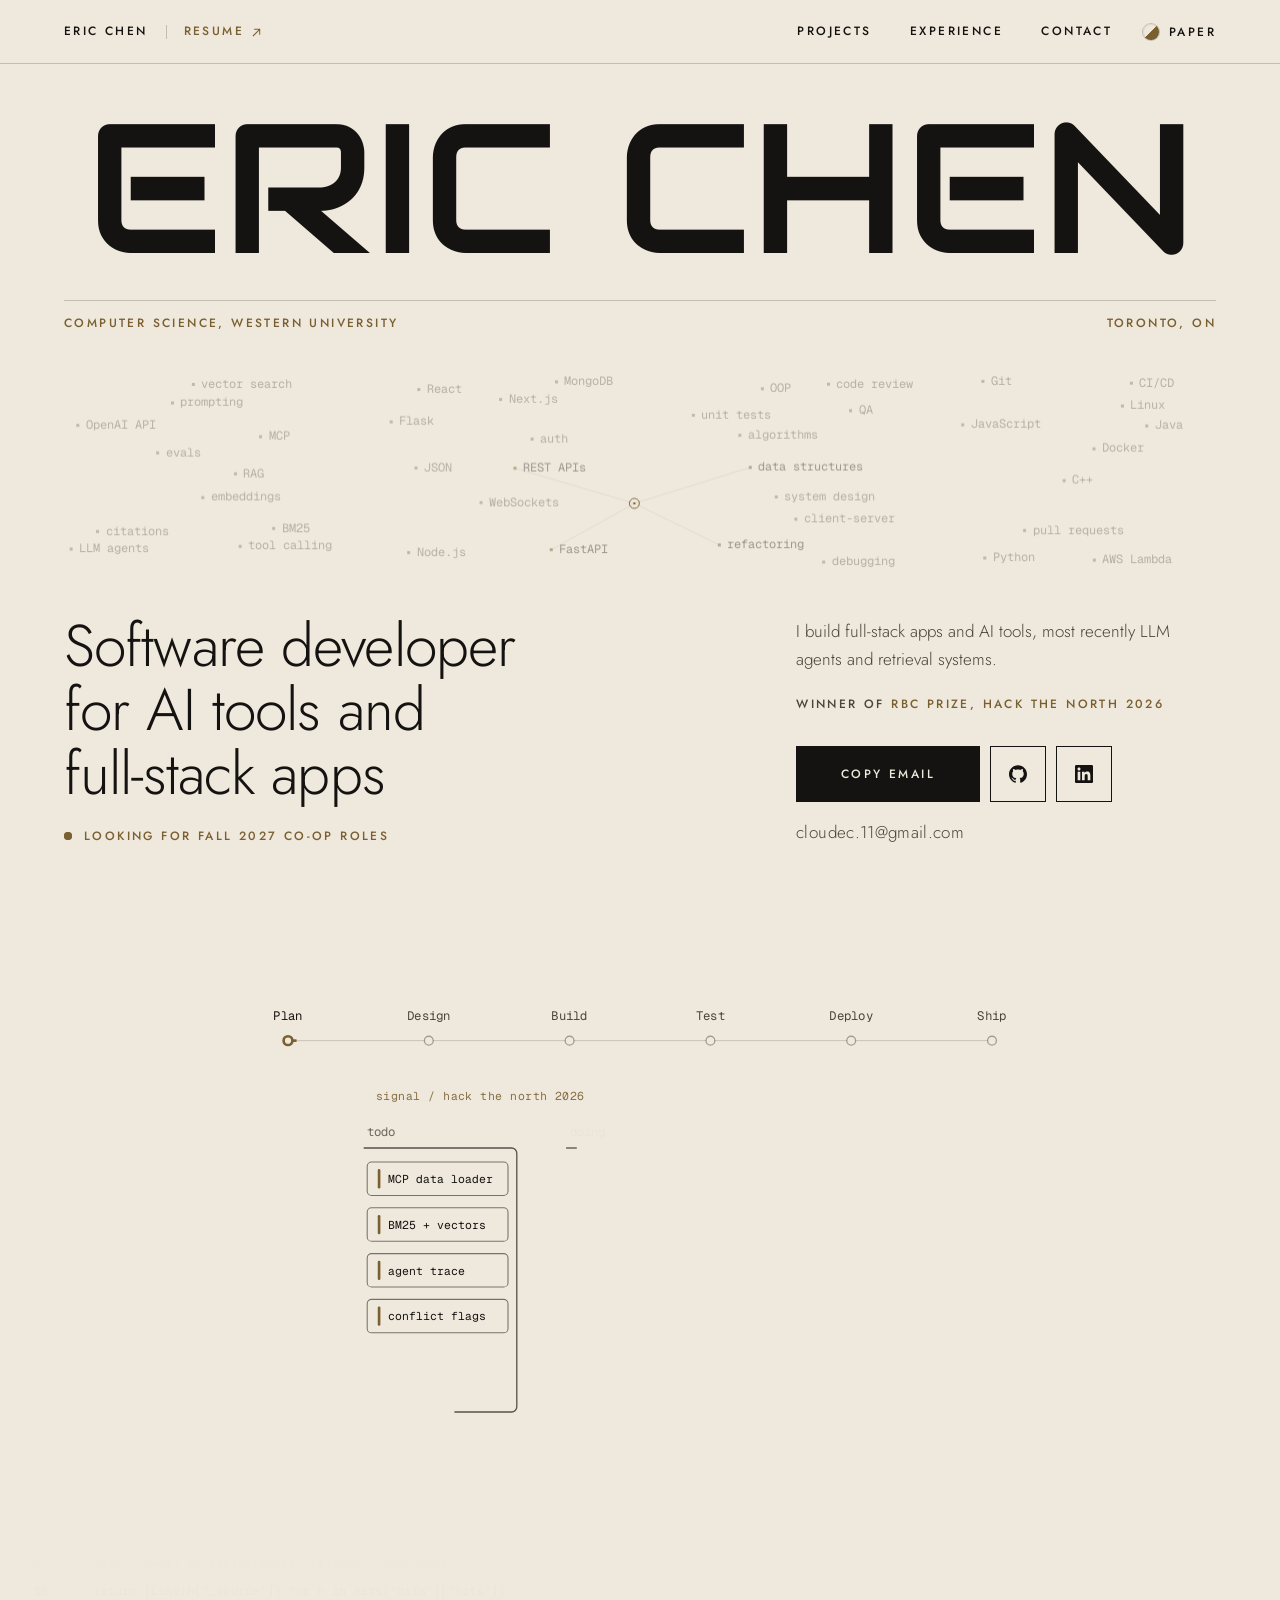
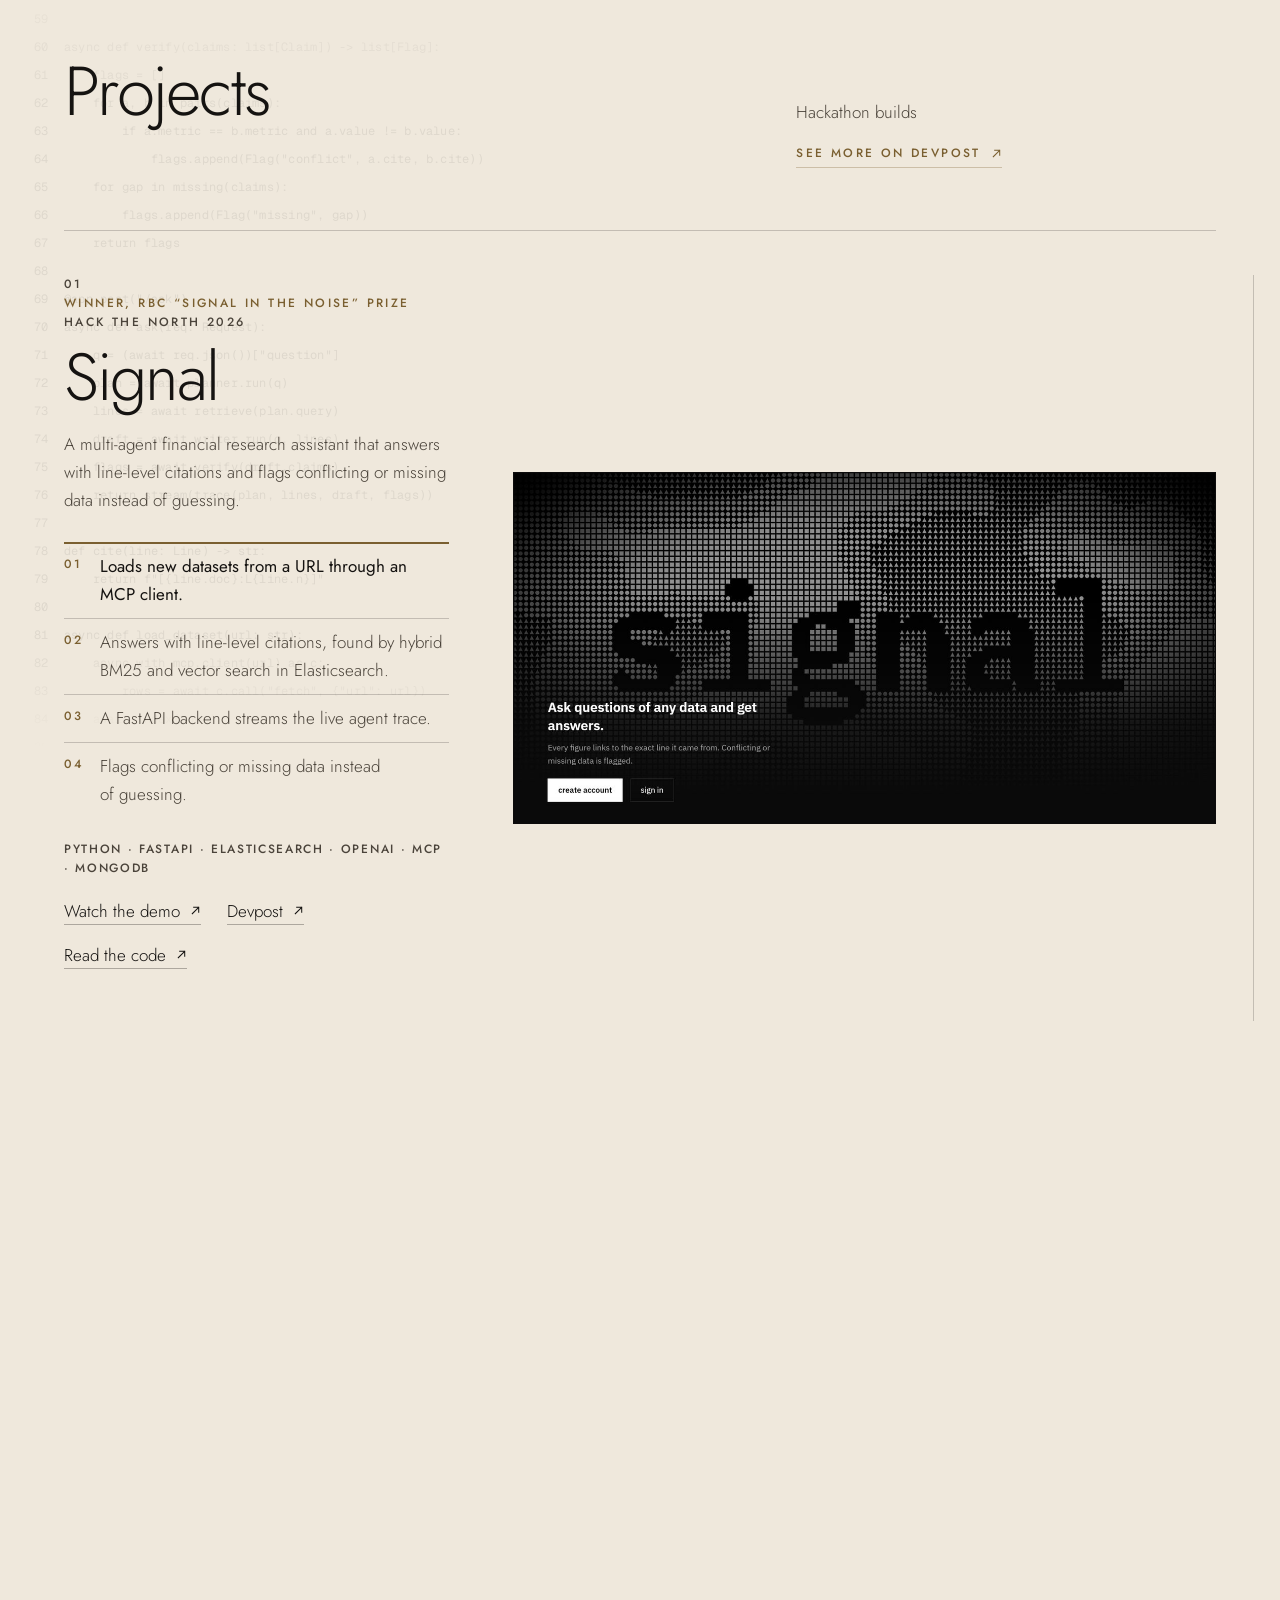
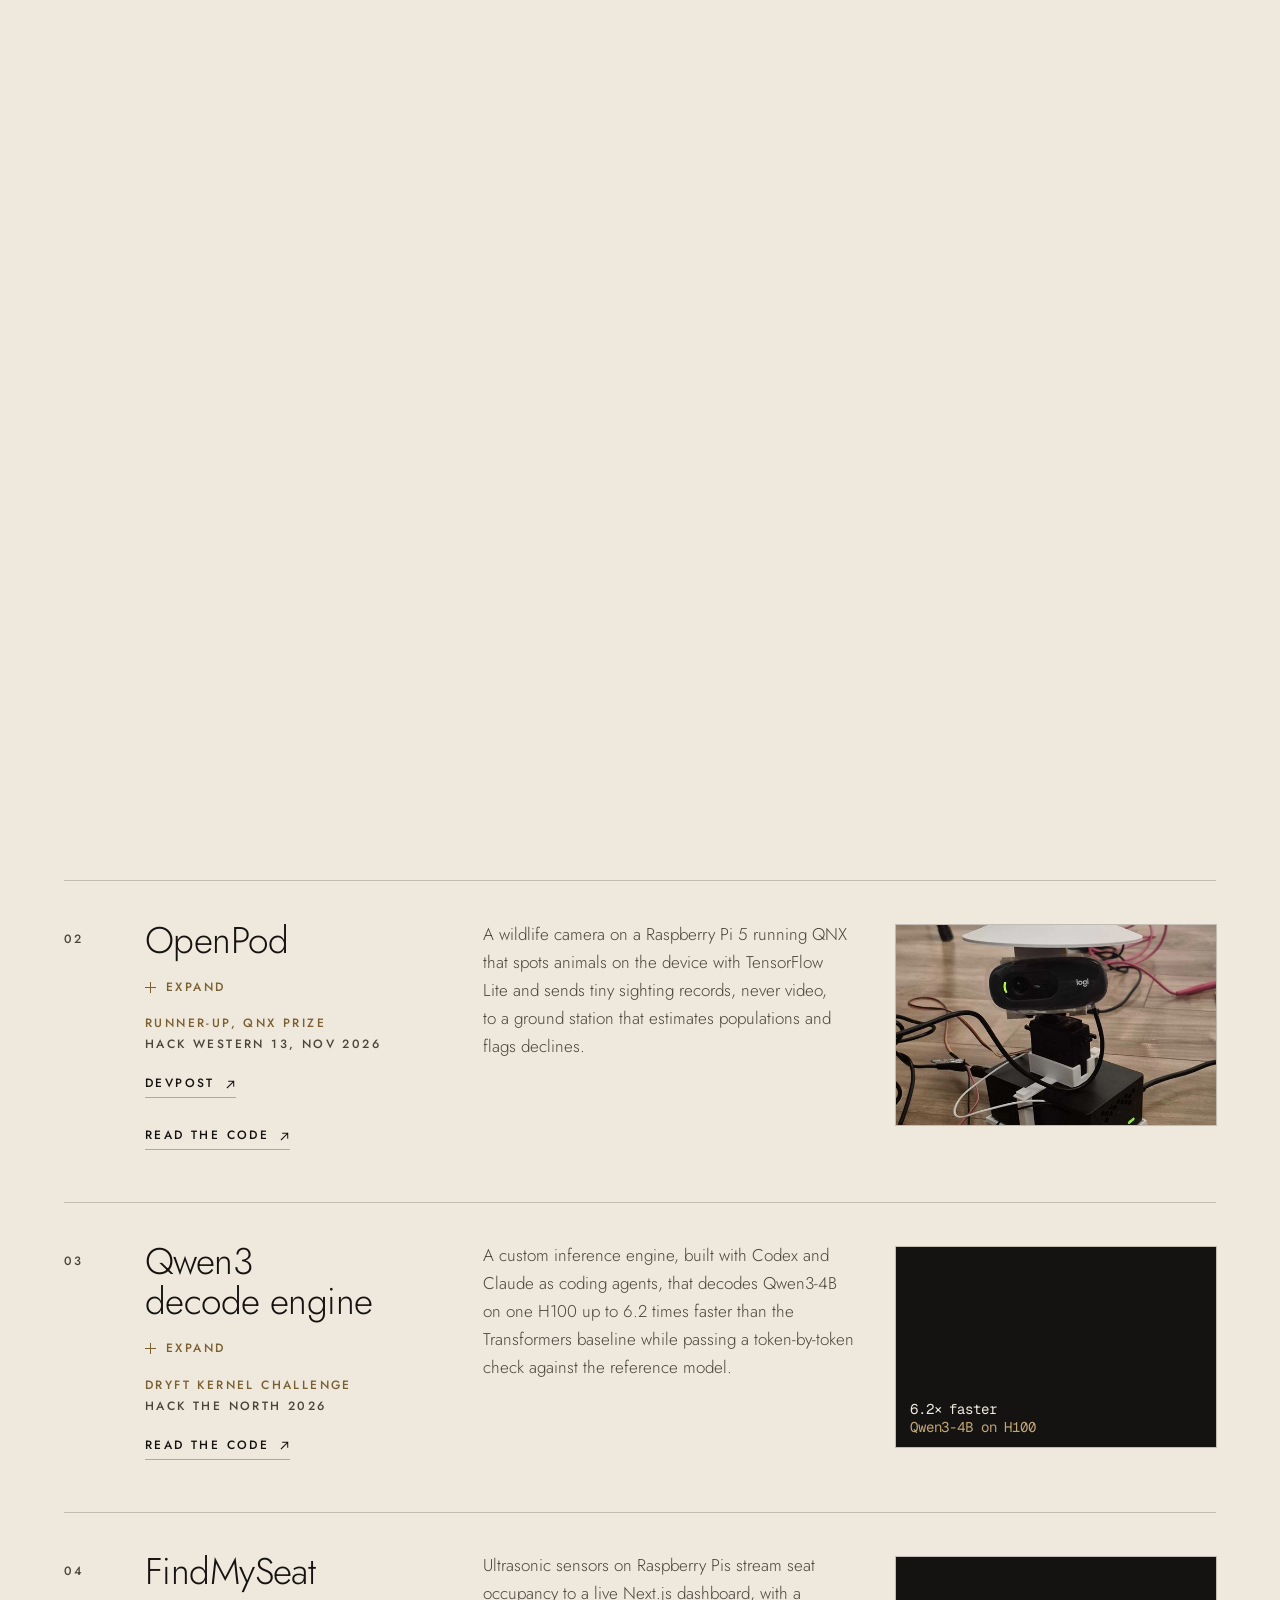
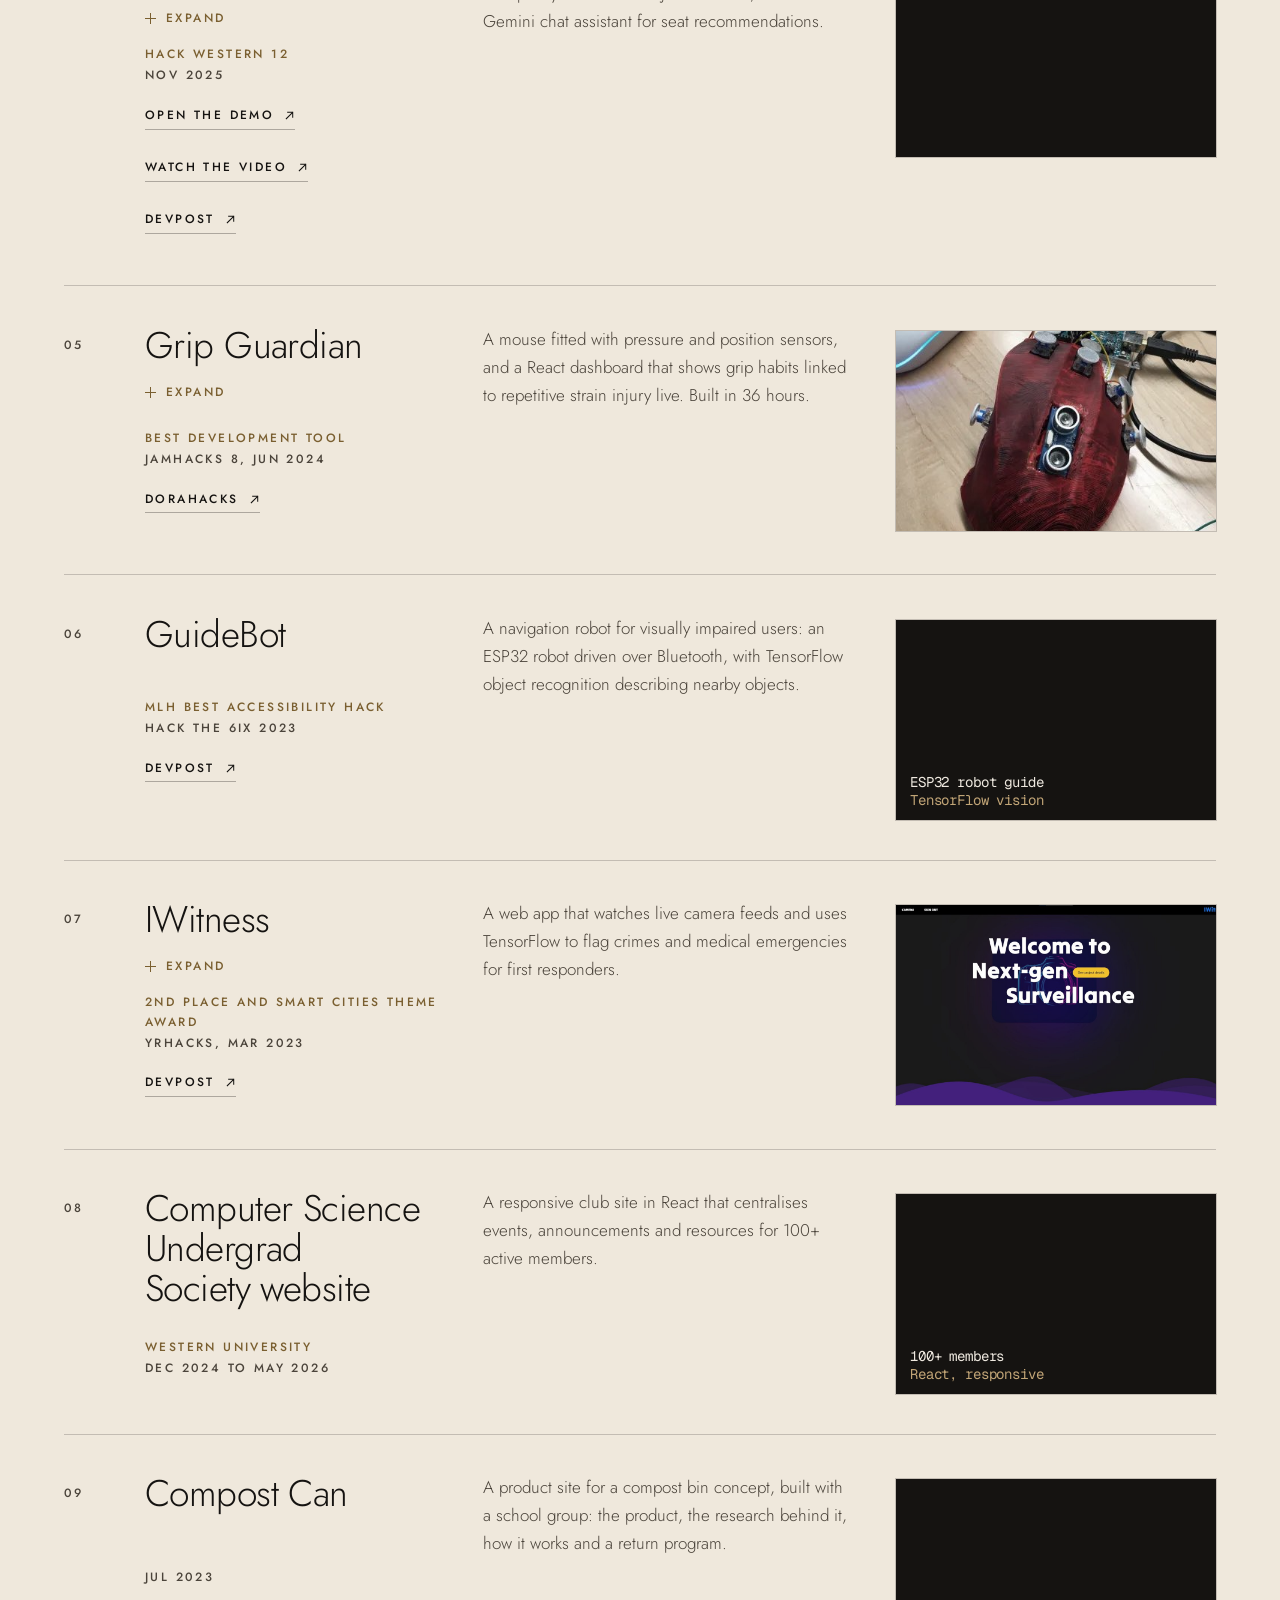
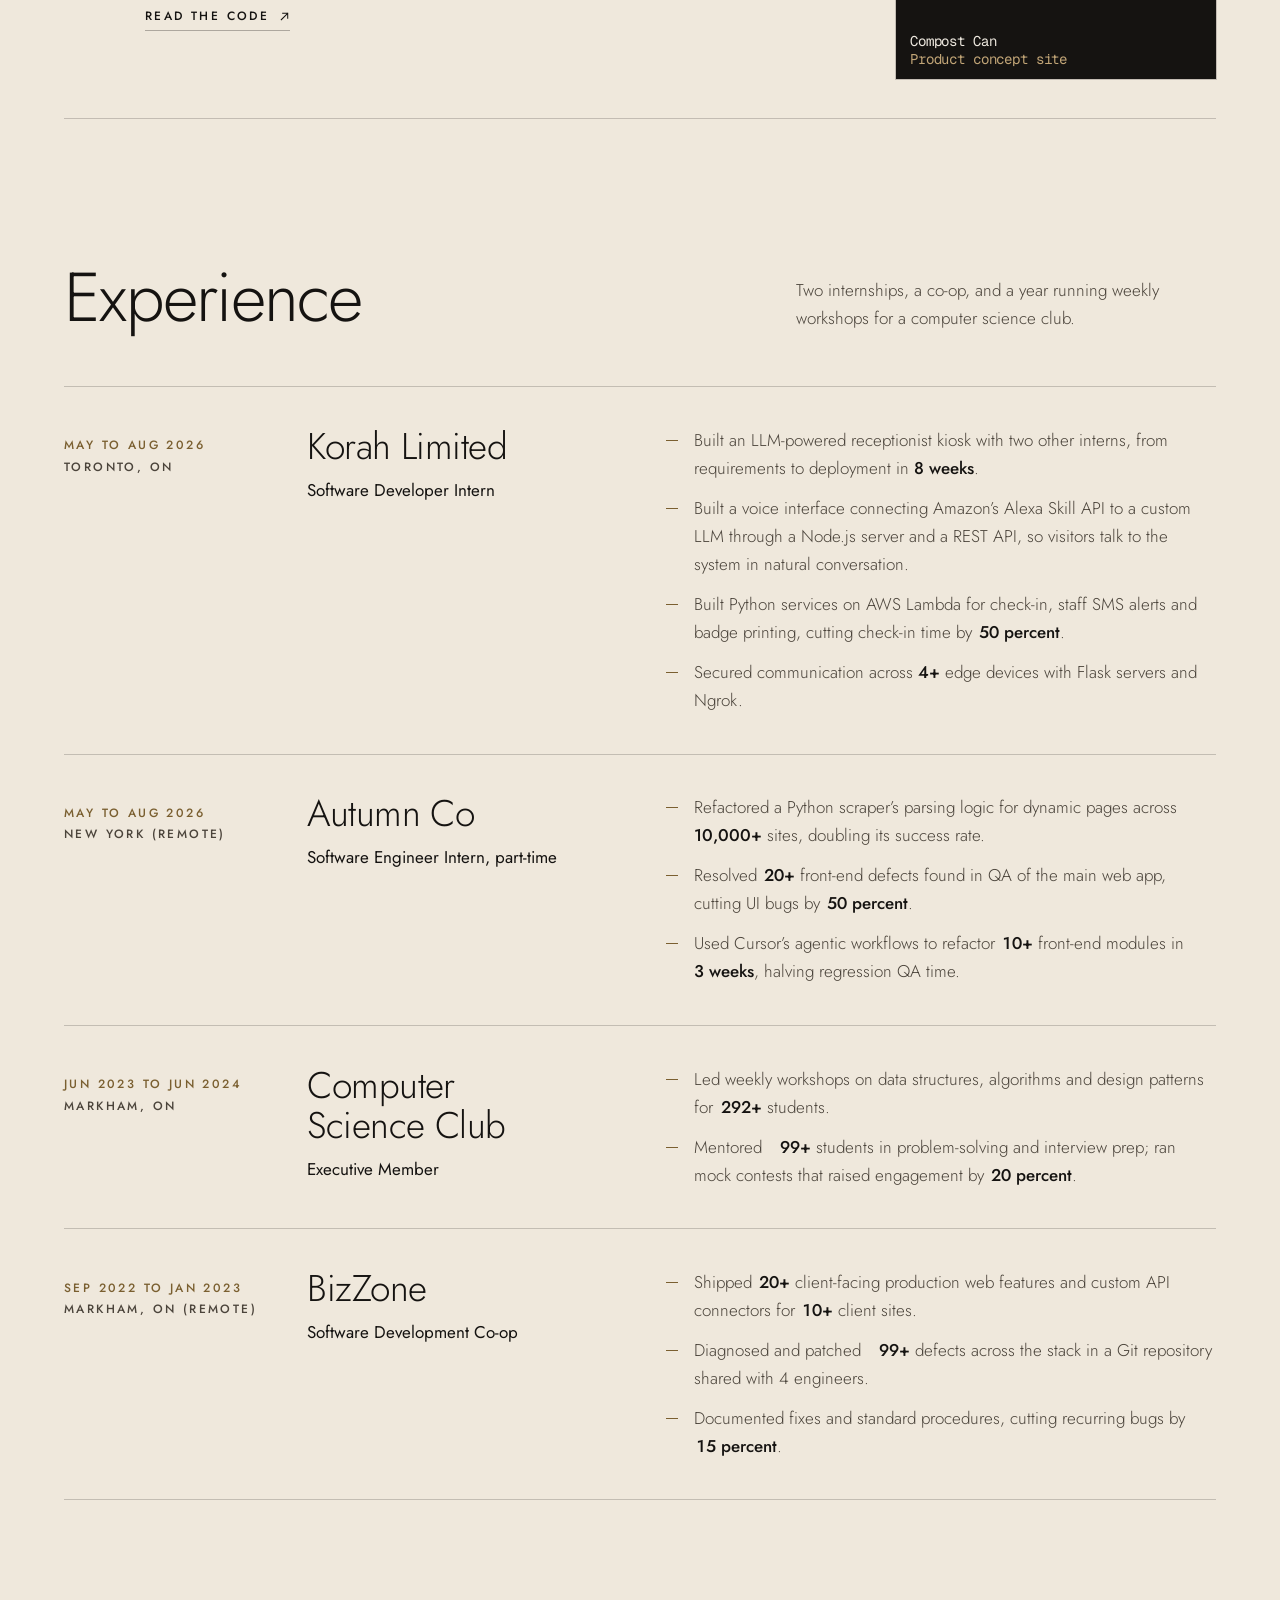
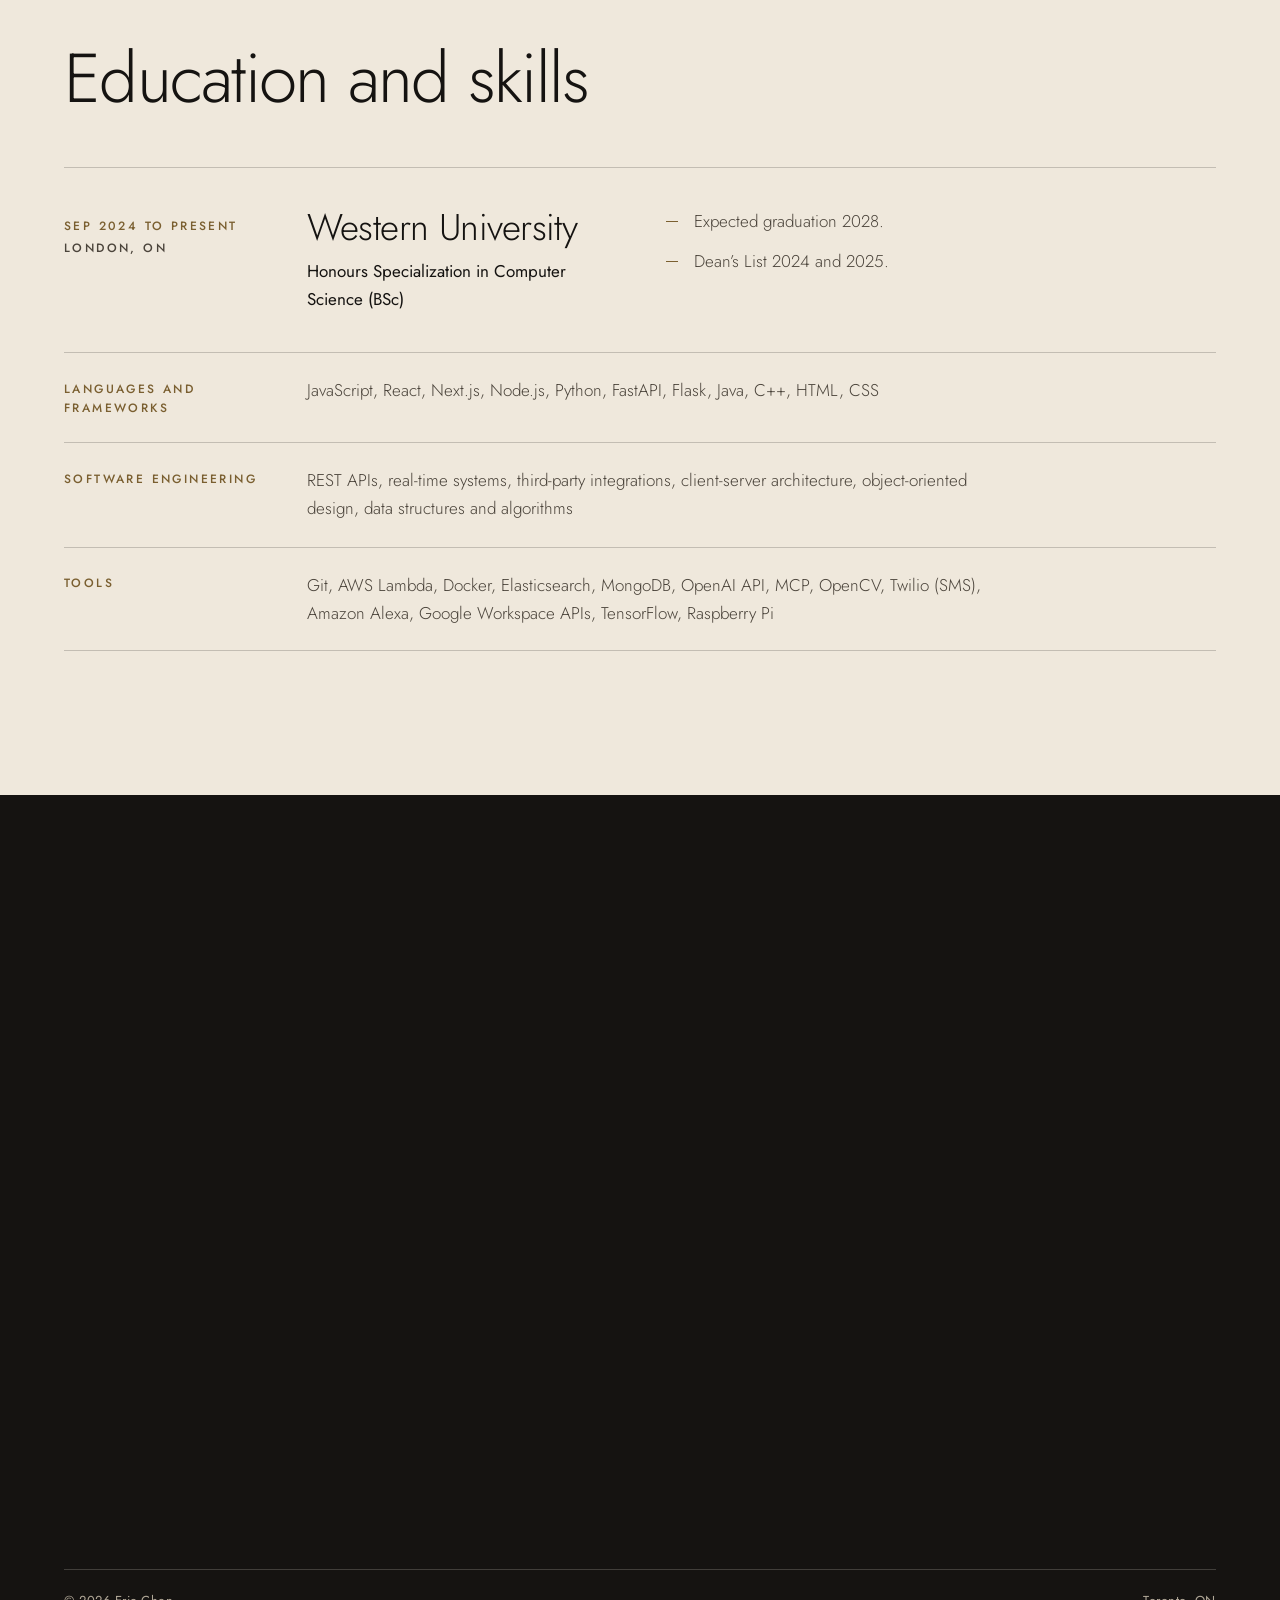
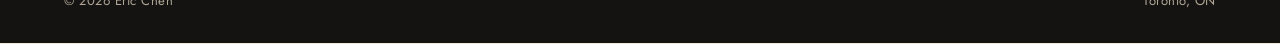
<file: index.html>
<!doctype html>
<html lang="en">
<head>
<meta charset="utf-8">
<meta name="viewport" content="width=device-width, initial-scale=1">
<title>Eric Chen, software developer for AI tools and full-stack apps</title>
<meta name="description" content="Eric Chen is a Computer Science student at Western University who builds full-stack apps and AI tools, most recently LLM agents and retrieval systems. Looking for Fall 2027 co-op roles.">
<meta name="theme-color" content="#efe8dc">
<link rel="canonical" href="https://eric-chen.ca/">
<meta property="og:type" content="website">
<meta property="og:site_name" content="Eric Chen">
<meta property="og:title" content="Eric Chen, software developer for AI tools and full-stack apps">
<meta property="og:description" content="Computer Science at Western University. Full-stack apps, LLM agents and retrieval systems. Looking for Fall 2027 co-op roles.">
<meta property="og:url" content="https://eric-chen.ca/">
<meta property="og:image" content="https://eric-chen.ca/assets/og.png">
<meta property="og:image:width" content="1200">
<meta property="og:image:height" content="630">
<meta property="og:image:alt" content="Eric Chen, software developer for AI tools and full-stack apps. Winner of RBC prize, Hack the North 2026.">
<meta name="twitter:card" content="summary_large_image">
<meta name="twitter:image" content="https://eric-chen.ca/assets/og.png">
<link rel="icon" href="/assets/favicon.svg" type="image/svg+xml">
<link rel="apple-touch-icon" href="/assets/apple-touch-icon.png">
<link rel="preconnect" href="https://fonts.googleapis.com">
<link rel="preconnect" href="https://fonts.gstatic.com" crossorigin>
<link href="https://fonts.googleapis.com/css2?family=Audiowide&family=Geist+Mono:wght@400;500&family=Jost:wght@300;400;500&display=swap" rel="stylesheet">
<link rel="stylesheet" href="assets/site.css">
<link rel="stylesheet" href="assets/hero.css">
<script>(function(){var r=document.documentElement,t=null;try{t=localStorage.getItem('theme')}catch(e){}if(!t&&matchMedia('(prefers-color-scheme: dark)').matches)t='night';if(t){r.dataset.theme=t;var c={paper:'#efe8dc',night:'#12110f',slate:'#eceff2',terminal:'#0a0e0b',blueprint:'#0f2240'}[t];if(c)document.querySelector('meta[name="theme-color"]').content=c}})()</script>
<script>document.documentElement.classList.add('js');if(/[?&]motion=1/.test(location.search))document.documentElement.classList.add('force-motion');setTimeout(function(){if(!window.siteReady)document.documentElement.classList.remove('js')},3000)</script>
</head>
<body id="top">
<a class="skip" href="#main">Skip to content</a>

<svg class="sprite" aria-hidden="true" focusable="false" width="0" height="0">
  <symbol id="i-gh" viewBox="0 0 24 24"><path fill="currentColor" d="M12 .297c-6.63 0-12 5.373-12 12 0 5.303 3.438 9.8 8.205 11.385.6.113.82-.258.82-.577 0-.285-.01-1.04-.015-2.04-3.338.724-4.042-1.61-4.042-1.61C4.422 18.07 3.633 17.7 3.633 17.7c-1.087-.744.084-.729.084-.729 1.205.084 1.838 1.236 1.838 1.236 1.07 1.835 2.809 1.305 3.495.998.108-.776.417-1.305.76-1.605-2.665-.3-5.466-1.332-5.466-5.93 0-1.31.465-2.38 1.235-3.22-.135-.303-.54-1.523.105-3.176 0 0 1.005-.322 3.3 1.23.96-.267 1.98-.399 3-.405 1.02.006 2.04.138 3 .405 2.28-1.552 3.285-1.23 3.285-1.23.645 1.653.24 2.873.12 3.176.765.84 1.23 1.91 1.23 3.22 0 4.61-2.805 5.625-5.475 5.92.42.36.81 1.096.81 2.22 0 1.606-.015 2.896-.015 3.286 0 .315.21.69.825.57C20.565 22.092 24 17.592 24 12.297c0-6.627-5.373-12-12-12"/></symbol>
  <symbol id="i-in" viewBox="0 0 24 24"><path fill="currentColor" d="M20.447 20.452h-3.554v-5.569c0-1.328-.027-3.037-1.852-3.037-1.853 0-2.136 1.445-2.136 2.939v5.667H9.351V9h3.414v1.561h.046c.477-.9 1.637-1.85 3.37-1.85 3.601 0 4.267 2.37 4.267 5.455v6.286zM5.337 7.433c-1.144 0-2.063-.926-2.063-2.065 0-1.138.92-2.063 2.063-2.063 1.14 0 2.064.925 2.064 2.063 0 1.139-.925 2.065-2.064 2.065zm1.782 13.019H3.555V9h3.564v11.452zM22.225 0H1.771C.792 0 0 .774 0 1.729v20.542C0 23.227.792 24 1.771 24h20.451C23.2 24 24 23.227 24 22.271V1.729C24 .774 23.2 0 22.222 0h.003z"/></symbol>
  <symbol id="i-out" viewBox="0 0 12 12"><path d="M2.5 9.5l7-7M4 2.5h5.5V8" fill="none" stroke="currentColor" stroke-width="1.1" stroke-linecap="square"/></symbol>
</svg>

<header class="nav">
  <div class="wrap nav-row">
    <div class="nav-id k">
      <a class="mark" href="#top" aria-label="Eric Chen, back to top">Eric Chen</a>
      <a class="nav-cv" href="assets/Eric-Chen-Resume.pdf" target="_blank" rel="noopener">Resume<svg class="ico" aria-hidden="true"><use href="#i-out"/></svg></a>
    </div>
    <nav aria-label="Sections">
      <ul class="k">
        <li class="nav-wide"><a href="#projects">Projects</a></li>
        <li class="nav-wide"><a href="#experience">Experience</a></li>
        <li><a href="#contact">Contact</a></li>
      </ul>
    </nav>
    <div class="theme" hidden></div>
  </div>
</header>

<main id="main">

<section class="hero" aria-labelledby="hero-title">
  <div class="wrap hero-top">
    <p class="hero-name"><span class="sr-only">Eric Chen</span><span class="w" aria-hidden="true"><i style="--i:0">E</i><i style="--i:1">r</i><i style="--i:2">i</i><i style="--i:3">c</i></span> <span class="w" aria-hidden="true"><i style="--i:4">C</i><i style="--i:5">h</i><i style="--i:6">e</i><i style="--i:7">n</i></span></p>
    <p class="hero-meta k"><span>Computer Science, Western University</span><span>Toronto, ON</span></p>
    <div class="hero-field" aria-hidden="true"><canvas></canvas></div>
  </div>
  <div class="wrap hero-row" data-enter>
    <div class="hero-lead">
      <h1 id="hero-title">Software developer for AI tools and full&#8209;stack apps</h1>
      <p class="hero-status k"><i class="pulse" aria-hidden="true"></i>Looking for Fall 2027 co-op roles</p>
    </div>
    <div class="hero-side">
      <p>I build full-stack apps and AI tools, most recently LLM agents and retrieval systems.</p>
      <p class="fact k"><span>Winner of</span> RBC prize, Hack&nbsp;the&nbsp;North&nbsp;2026</p>
      <div class="hero-actions">
        <a class="btn" href="mailto:cloudec.11@gmail.com" data-magnet data-copy><span>Email Eric</span></a>
        <a class="btn btn-line" href="https://github.com/cloudec11" target="_blank" rel="noopener" data-magnet><svg aria-hidden="true"><use href="#i-gh"/></svg><span class="btn-lbl">GitHub</span></a>
        <a class="btn btn-line" href="https://www.linkedin.com/in/eric-chen11" target="_blank" rel="noopener" data-magnet><svg aria-hidden="true"><use href="#i-in"/></svg><span class="btn-lbl">LinkedIn</span></a>
      </div>
      <p class="hero-more"><span class="hero-mail">cloudec.11@gmail.com</span></p>
    </div>
  </div>
</section>

<section class="sdlc" aria-label="How I take a project from plan to shipped">
  <div class="sdlc-pin">
    <svg class="sdlc-svg" viewBox="0 0 1000 560" role="img" aria-label="How my projects go from plan to shipped: planning Signal at Hack the North, designing the FindMySeat seat map, building the Signal agents, testing every project, deploying for demo day, and a laptop that turns into a dashboard of what has shipped">
      <g class="tl">
      <line class="tl-base" x1="100" y1="78" x2="900" y2="78"/>
      <line class="tl-fill" x1="100" y1="78" x2="900" y2="78" pathLength="1"/>
      <g class="tl-stop" data-i="0"><circle cx="100" cy="78" r="5"/><text x="100" y="54" text-anchor="middle">Plan</text></g>
      <g class="tl-stop" data-i="1"><circle cx="260" cy="78" r="5"/><text x="260" y="54" text-anchor="middle">Design</text></g>
      <g class="tl-stop" data-i="2"><circle cx="420" cy="78" r="5"/><text x="420" y="54" text-anchor="middle">Build</text></g>
      <g class="tl-stop" data-i="3"><circle cx="580" cy="78" r="5"/><text x="580" y="54" text-anchor="middle">Test</text></g>
      <g class="tl-stop" data-i="4"><circle cx="740" cy="78" r="5"/><text x="740" y="54" text-anchor="middle">Deploy</text></g>
      <g class="tl-stop" data-i="5"><circle cx="900" cy="78" r="5"/><text x="900" y="54" text-anchor="middle">Ship</text></g>
      </g>
      <g class="layer" data-r="0 .15">
      <text class="mono cap" x="200" y="146" data-k="fade" data-a="0 .12">signal / hack the north 2026</text>
      <text class="mono soft" x="190" y="186" data-k="fade" data-a="0.00 0.15">todo</text>
      <rect class="ln" x="180" y="200" width="180" height="300" rx="6" pathLength="1" data-k="draw" data-a="0.00 0.25"/>
      <text class="mono soft" x="420" y="186" data-k="fade" data-a="0.06 0.21">doing</text>
      <rect class="ln" x="410" y="200" width="180" height="300" rx="6" pathLength="1" data-k="draw" data-a="0.06 0.31"/>
      <text class="mono soft" x="650" y="186" data-k="fade" data-a="0.12 0.27">done</text>
      <rect class="ln" x="640" y="200" width="180" height="300" rx="6" pathLength="1" data-k="draw" data-a="0.12 0.37"/>
      <g data-k="move" data-dx="460" data-a="0.30 0.52"><rect class="card" x="190" y="216" width="160" height="38" rx="5"/><rect class="bar g" x="202" y="224" width="3" height="22" rx="1.5"/><text class="mono card-t" x="214" y="240">MCP data loader</text></g>
      <g data-k="move" data-dx="460" data-a="0.44 0.66"><rect class="card" x="190" y="268" width="160" height="38" rx="5"/><rect class="bar g" x="202" y="276" width="3" height="22" rx="1.5"/><text class="mono card-t" x="214" y="292">BM25 + vectors</text></g>
      <g data-k="move" data-dx="460" data-a="0.58 0.80"><rect class="card" x="190" y="320" width="160" height="38" rx="5"/><rect class="bar g" x="202" y="328" width="3" height="22" rx="1.5"/><text class="mono card-t" x="214" y="344">agent trace</text></g>
      <g data-k="move" data-dx="460" data-a="0.72 0.94"><rect class="card" x="190" y="372" width="160" height="38" rx="5"/><rect class="bar g" x="202" y="380" width="3" height="22" rx="1.5"/><text class="mono card-t" x="214" y="396">conflict flags</text></g>
      </g>
      <g class="layer" data-r=".15 .30">
      <text class="mono cap" x="200" y="146" data-k="fade" data-a="0 .12">findmyseat / seat map</text>
      <rect class="ln" x="200" y="170" width="600" height="340" rx="6" pathLength="1" data-k="draw" data-a="0 .3"/>
      <line class="ln" x1="200" y1="210" x2="800" y2="210" pathLength="1" data-k="draw" data-a=".2 .4"/>
      <circle class="dot" cx="222" cy="190" r="5" data-k="fade" data-a="0.30 0.40"/>
      <circle class="dot" cx="240" cy="190" r="5" data-k="fade" data-a="0.34 0.44"/>
      <circle class="dot" cx="258" cy="190" r="5" data-k="fade" data-a="0.38 0.48"/>
      <rect class="ln" x="250" y="272" width="100" height="40" rx="6" pathLength="1" data-k="draw" data-a="0.35 0.50"/>
      <circle class="seat on" cx="275" cy="250" r="8" data-k="pop" data-a="0.47 0.55"/>
      <circle class="seat" cx="325" cy="250" r="8" data-k="pop" data-a="0.50 0.58"/>
      <circle class="seat" cx="275" cy="334" r="8" data-k="pop" data-a="0.53 0.61"/>
      <circle class="seat on" cx="325" cy="334" r="8" data-k="pop" data-a="0.56 0.64"/>
      <rect class="ln" x="430" y="272" width="100" height="40" rx="6" pathLength="1" data-k="draw" data-a="0.42 0.57"/>
      <circle class="seat" cx="455" cy="250" r="8" data-k="pop" data-a="0.54 0.62"/>
      <circle class="seat" cx="505" cy="250" r="8" data-k="pop" data-a="0.57 0.65"/>
      <circle class="seat on" cx="455" cy="334" r="8" data-k="pop" data-a="0.60 0.68"/>
      <circle class="seat" cx="505" cy="334" r="8" data-k="pop" data-a="0.63 0.71"/>
      <rect class="ln" x="610" y="272" width="100" height="40" rx="6" pathLength="1" data-k="draw" data-a="0.49 0.64"/>
      <circle class="seat" cx="635" cy="250" r="8" data-k="pop" data-a="0.61 0.69"/>
      <circle class="seat on" cx="685" cy="250" r="8" data-k="pop" data-a="0.64 0.72"/>
      <circle class="seat" cx="635" cy="334" r="8" data-k="pop" data-a="0.67 0.75"/>
      <circle class="seat" cx="685" cy="334" r="8" data-k="pop" data-a="0.70 0.78"/>
      <rect class="ln" x="250" y="402" width="100" height="40" rx="6" pathLength="1" data-k="draw" data-a="0.56 0.71"/>
      <circle class="seat on" cx="275" cy="380" r="8" data-k="pop" data-a="0.68 0.76"/>
      <circle class="seat" cx="325" cy="380" r="8" data-k="pop" data-a="0.71 0.79"/>
      <circle class="seat" cx="275" cy="464" r="8" data-k="pop" data-a="0.74 0.82"/>
      <circle class="seat on" cx="325" cy="464" r="8" data-k="pop" data-a="0.77 0.85"/>
      <rect class="ln" x="430" y="402" width="100" height="40" rx="6" pathLength="1" data-k="draw" data-a="0.63 0.78"/>
      <circle class="seat" cx="455" cy="380" r="8" data-k="pop" data-a="0.75 0.83"/>
      <circle class="seat" cx="505" cy="380" r="8" data-k="pop" data-a="0.78 0.86"/>
      <circle class="seat on" cx="455" cy="464" r="8" data-k="pop" data-a="0.81 0.89"/>
      <circle class="seat" cx="505" cy="464" r="8" data-k="pop" data-a="0.84 0.92"/>
      <rect class="ln" x="610" y="402" width="100" height="40" rx="6" pathLength="1" data-k="draw" data-a="0.70 0.85"/>
      <circle class="seat" cx="635" cy="380" r="8" data-k="pop" data-a="0.82 0.90"/>
      <circle class="seat on" cx="685" cy="380" r="8" data-k="pop" data-a="0.85 0.93"/>
      <circle class="seat" cx="635" cy="464" r="8" data-k="pop" data-a="0.88 0.96"/>
      <circle class="seat" cx="685" cy="464" r="8" data-k="pop" data-a="0.91 0.99"/>
      </g>
      <g class="layer" data-r=".30 .45">
      <text class="mono cap" x="200" y="146" data-k="fade" data-a="0 .12">signal / agents.py</text>
      <rect class="editor" x="200" y="170" width="600" height="340" rx="8" data-k="fade" data-a="0 .12"/>
      <circle class="dot-d" cx="222" cy="190" r="5" data-k="fade" data-a="0 .12"/>
      <circle class="dot-d" cx="240" cy="190" r="5" data-k="fade" data-a="0 .12"/>
      <circle class="dot-d" cx="258" cy="190" r="5" data-k="fade" data-a="0 .12"/>
      <text class="gutter" x="236" y="226" text-anchor="end" data-k="fade" data-a="0.10 0.13">1</text>
      <text class="code-t kw" x="252" y="226" xml:space="preserve" data-k="type" data-t="async def answer(question):" data-a="0.10 0.18"></text>
      <text class="gutter" x="236" y="252" text-anchor="end" data-k="fade" data-a="0.18 0.21">2</text>
      <text class="code-t" x="252" y="252" xml:space="preserve" data-k="type" data-t="    plan = await planner.run(question)" data-a="0.18 0.26"></text>
      <text class="gutter" x="236" y="278" text-anchor="end" data-k="fade" data-a="0.26 0.29">3</text>
      <text class="code-t" x="252" y="278" xml:space="preserve" data-k="type" data-t="    lines = await retrieve(plan, k=12)" data-a="0.26 0.34"></text>
      <text class="gutter" x="236" y="304" text-anchor="end" data-k="fade" data-a="0.34 0.37">4</text>
      <text class="code-t" x="252" y="304" xml:space="preserve" data-k="type" data-t="    draft = await writer.run(question, lines)" data-a="0.34 0.42"></text>
      <text class="gutter" x="236" y="330" text-anchor="end" data-k="fade" data-a="0.42 0.45">5</text>
      <text class="code-t" x="252" y="330" xml:space="preserve" data-k="type" data-t="    flags = verify(draft.claims, lines)" data-a="0.42 0.50"></text>
      <text class="gutter" x="236" y="356" text-anchor="end" data-k="fade" data-a="0.50 0.53">6</text>
      <text class="code-t" x="252" y="356" xml:space="preserve" data-k="type" data-t="    return cite(draft, lines, flags)" data-a="0.50 0.58"></text>
      <text class="gutter" x="236" y="382" text-anchor="end" data-k="fade" data-a="0.58 0.61">7</text>
      <text class="gutter" x="236" y="408" text-anchor="end" data-k="fade" data-a="0.66 0.69">8</text>
      <text class="code-t kw" x="252" y="408" xml:space="preserve" data-k="type" data-t="def verify(claims, lines):" data-a="0.66 0.74"></text>
      <text class="gutter" x="236" y="434" text-anchor="end" data-k="fade" data-a="0.74 0.77">9</text>
      <text class="code-t c" x="252" y="434" xml:space="preserve" data-k="type" data-t="    # flag conflicts instead of guessing" data-a="0.74 0.82"></text>
      <text class="gutter" x="236" y="460" text-anchor="end" data-k="fade" data-a="0.82 0.85">10</text>
      <text class="code-t" x="252" y="460" xml:space="preserve" data-k="type" data-t="    return [c for c in claims if c.conflicts(lines)]" data-a="0.82 0.90"></text>
      </g>
      <g class="layer" data-r=".45 .58">
      <text class="mono cap" x="200" y="146" data-k="fade" data-a="0 .12">pytest / all projects</text>
      <g data-k="pop" data-a="0.08 0.16"><circle class="ck-ring" cx="270" cy="196" r="12"/><text class="mono" x="298" y="201">signal: every claim cites a line</text></g>
      <path class="ck" d="M263 196 l5 5 l10 -10" pathLength="1" data-k="draw" data-a="0.14 0.22"/>
      <g data-k="pop" data-a="0.20 0.28"><circle class="ck-ring" cx="270" cy="242" r="12"/><text class="mono" x="298" y="247">signal: flags conflicting figures</text></g>
      <path class="ck" d="M263 242 l5 5 l10 -10" pathLength="1" data-k="draw" data-a="0.26 0.34"/>
      <g data-k="pop" data-a="0.32 0.40"><circle class="ck-ring" cx="270" cy="288" r="12"/><text class="mono" x="298" y="293">qwen3: tokens match reference</text></g>
      <path class="ck" d="M263 288 l5 5 l10 -10" pathLength="1" data-k="draw" data-a="0.38 0.46"/>
      <g data-k="pop" data-a="0.44 0.52"><circle class="ck-ring" cx="270" cy="334" r="12"/><text class="mono" x="298" y="339">findmyseat: seat stream is live</text></g>
      <path class="ck" d="M263 334 l5 5 l10 -10" pathLength="1" data-k="draw" data-a="0.50 0.58"/>
      <g data-k="pop" data-a="0.56 0.64"><circle class="ck-ring" cx="270" cy="380" r="12"/><text class="mono" x="298" y="385">iwitness: alert fires on a fall</text></g>
      <path class="ck" d="M263 380 l5 5 l10 -10" pathLength="1" data-k="draw" data-a="0.62 0.70"/>
      <g data-k="pop" data-a="0.68 0.76"><circle class="ck-ring" cx="270" cy="426" r="12"/><text class="mono" x="298" y="431">csus: renders at 375px</text></g>
      <path class="ck" d="M263 426 l5 5 l10 -10" pathLength="1" data-k="draw" data-a="0.74 0.82"/>
      <text class="mono gold" x="270" y="490" data-k="fade" data-a=".86 .96">6 passed in 1.8s</text>
      </g>
      <g class="layer" data-r=".58 .70">
      <text class="mono cap" x="200" y="146" data-k="fade" data-a="0 .12">deploy / demo day</text>
      <line class="ln" x1="220" y1="330" x2="780" y2="330" pathLength="1" data-k="draw" data-a="0 .5"/>
      <g data-k="pop" data-a="0.00 0.10"><circle class="node" cx="220" cy="330" r="14"/><text class="mono soft" x="220" y="380" text-anchor="middle">commit</text></g>
      <g data-k="pop" data-a="0.11 0.21"><circle class="node" cx="360" cy="330" r="14"/><text class="mono soft" x="360" y="380" text-anchor="middle">build</text></g>
      <g data-k="pop" data-a="0.22 0.32"><circle class="node" cx="500" cy="330" r="14"/><text class="mono soft" x="500" y="380" text-anchor="middle">test</text></g>
      <g data-k="pop" data-a="0.33 0.43"><circle class="node" cx="640" cy="330" r="14"/><text class="mono soft" x="640" y="380" text-anchor="middle">deploy</text></g>
      <g data-k="pop" data-a="0.44 0.54"><circle class="node" cx="780" cy="330" r="14"/><text class="mono soft" x="780" y="380" text-anchor="middle">demo</text></g>
      <circle class="packet" cx="220" cy="330" r="7" data-k="move" data-dx="560" data-a=".2 .9"/>
      <text class="mono gold" x="780" y="280" text-anchor="middle" data-k="pop" data-a=".88 1">RBC prize, HTN 2026</text>
      </g>
      <g class="layer laptop" data-r=".70 .82">
      <rect class="ln" x="320" y="200" width="360" height="220" rx="10" pathLength="1" data-k="draw" data-a="0 .35"/>
      <rect class="screen" x="332" y="212" width="336" height="196" rx="4" data-k="fade" data-a=".3 .5"/>
      <path class="ln" d="M300 420 H700 L740 452 H260 Z" pathLength="1" data-k="draw" data-a=".15 .5"/>
      <text class="logo" x="500" y="330" text-anchor="middle" data-k="pop" data-a=".5 .75">&lt;/&gt;</text>
      </g>
      <g class="layer" data-r=".82 1" data-final="1">
      <g class="app" data-k="zoom" data-from=".525" data-a="0 .45">
      <rect class="app-win" x="180" y="114" width="640" height="392" rx="10"/>
      <line class="ln soft" x1="180" y1="146" x2="820" y2="146"/>
      <circle class="dot" cx="200" cy="130" r="4"/>
      <circle class="dot" cx="216" cy="130" r="4"/>
      <circle class="dot" cx="232" cy="130" r="4"/>
      <text class="mono soft" x="500" y="135" text-anchor="middle">eric-chen.ca / shipped</text>
      <rect class="side" x="180" y="146" width="130" height="360"/>
      <text class="mono side-t g" x="198" y="180" data-k="fade" data-a="0.40 0.50">Signal</text>
      <text class="mono side-t" x="198" y="210" data-k="fade" data-a="0.44 0.54">Qwen3</text>
      <text class="mono side-t" x="198" y="240" data-k="fade" data-a="0.48 0.58">FindMySeat</text>
      <text class="mono side-t" x="198" y="270" data-k="fade" data-a="0.52 0.62">IWitness</text>
      <text class="mono side-t" x="198" y="300" data-k="fade" data-a="0.56 0.66">Grip Guardian</text>
      <g data-k="pop" data-a="0.45 0.57"><rect class="kpi" x="330" y="164" width="150" height="70" rx="6"/><text class="mono num" x="344" y="200">6.2x</text><text class="mono soft" x="344" y="220">faster decode</text></g>
      <g data-k="pop" data-a="0.52 0.64"><rect class="kpi" x="490" y="164" width="150" height="70" rx="6"/><text class="mono num" x="504" y="200">1st</text><text class="mono soft" x="504" y="220">RBC prize, HTN</text></g>
      <g data-k="pop" data-a="0.59 0.71"><rect class="kpi" x="650" y="164" width="150" height="70" rx="6"/><text class="mono num" x="664" y="200">100+</text><text class="mono soft" x="664" y="220">CSUS members</text></g>
      <rect class="kpi" x="330" y="250" width="470" height="150" rx="6" data-k="fade" data-a=".55 .65"/>
      <text class="mono soft" x="346" y="274" data-k="fade" data-a=".58 .68">tokens/s, Qwen3-4B on one H100</text>
      <polyline class="chart" points="345,385 400,378 450,370 500,350 550,342 600,318 650,306 700,284 760,272 785,262" pathLength="1" data-k="draw" data-a=".6 .85"/>
      <g data-k="pop" data-a="0.70 0.80"><text class="mono" x="330" y="428">signal</text><rect class="bar soft" x="470" y="422" width="220" height="6" rx="3"/><text class="mono gold" x="800" y="428" text-anchor="end">RBC prize</text></g>
      <g data-k="pop" data-a="0.78 0.88"><text class="mono" x="330" y="454">findmyseat</text><rect class="bar soft" x="470" y="448" width="190" height="6" rx="3"/><text class="mono gold" x="800" y="454" text-anchor="end">live demo</text></g>
      <g data-k="pop" data-a="0.86 0.96"><text class="mono" x="330" y="480">iwitness</text><rect class="bar soft" x="470" y="474" width="160" height="6" rx="3"/><text class="mono gold" x="800" y="480" text-anchor="end">2nd place</text></g>
      </g>
      </g>
    </svg>
    <button class="sdlc-replay k" type="button" hidden>Replay</button>
  </div>
</section>

<section class="sec" id="projects" aria-labelledby="projects-title">
  <div class="code-bg" aria-hidden="true"><div class="code-bg-pin"><div class="case-log"></div></div></div>
  <div class="wrap">
    <header class="sec-head" data-reveal>
      <h2 id="projects-title">Projects</h2>
      <p>Hackathon builds</p>
      <a class="tlink k" target="_blank" rel="noopener" href="https://devpost.com/cloudec-11">See more on Devpost<svg class="ico" aria-hidden="true"><use href="#i-out"/></svg></a>
    </header>

    <article class="case" id="signal" aria-labelledby="signal-title" data-case>
      <div class="case-stage">
        <div class="case-rail" aria-hidden="true"><i></i></div>
        <div class="case-text" data-reveal>
          <p class="k case-award"><span class="row-n" aria-hidden="true">01</span><span class="hl">Winner, RBC &ldquo;Signal in the Noise&rdquo; prize</span><span>Hack the North 2026</span></p>
          <h3 id="signal-title" class="case-title">Signal</h3>
          <p class="case-lede">A multi-agent financial research assistant that answers with line-level citations and flags conflicting or missing data instead of guessing.</p>
          <ol class="steps">
            <li data-step="0"><span class="k" aria-hidden="true">01</span><p>Loads new datasets from a URL through an MCP client.</p></li>
            <li data-step="1"><span class="k" aria-hidden="true">02</span><p>Answers with line-level citations, found by hybrid BM25 and vector search in Elasticsearch.</p></li>
            <li data-step="2"><span class="k" aria-hidden="true">03</span><p>A FastAPI backend streams the live agent trace.</p></li>
            <li data-step="3"><span class="k" aria-hidden="true">04</span><p>Flags conflicting or missing data instead of guessing.</p></li>
          </ol>
          <p class="k stack">Python · FastAPI · Elasticsearch · OpenAI · MCP · MongoDB</p>
          <div class="case-links">
            <a class="tlink" target="_blank" rel="noopener" href="https://www.youtube.com/watch?v=uoozwdHRqZA" data-video="uoozwdHRqZA" data-title="Signal demo">Watch the demo<svg class="ico" aria-hidden="true"><use href="#i-out"/></svg></a>
            <a class="tlink" target="_blank" rel="noopener" href="https://devpost.com/software/temp-project-0sp3zv">Devpost<svg class="ico" aria-hidden="true"><use href="#i-out"/></svg></a>
            <a class="tlink" target="_blank" rel="noopener" href="https://github.com/liamma06/searchGM">Read the code<svg class="ico" aria-hidden="true"><use href="#i-out"/></svg></a>
          </div>
        </div>
        <div class="screen" tabindex="0" role="group" aria-label="Signal screenshots" data-reveal>
          <img class="frame f0" src="assets/img/signal-1.jpg" width="1400" height="690" alt="Signal's landing page: ask questions of any data and get answers" loading="lazy" decoding="async">
          <img class="frame f1" src="assets/img/signal-2.jpg" width="1400" height="695" alt="A Signal answer about RBC's quarterly revenue and EPS, with numbered citations and an agent tracker showing planner, retriever, verifier and writer times" loading="lazy" decoding="async">
          <img class="frame f2" src="assets/img/signal-3.jpg" width="850" height="736" alt="Signal's agent graph tracing retrieved lines into an answer, with two conflicting figures marked in red" loading="lazy" decoding="async">
        </div>
      </div>
    </article>

    <div class="rows projects">
      <article class="row proj" data-reveal>
        <span class="k row-n" aria-hidden="true">02</span>
        <h3><button class="proj-toggle" type="button" aria-expanded="false" aria-controls="case-openpod"><span class="proj-name">OpenPod</span><span class="k proj-more" aria-hidden="true"><i class="plus"></i><span class="more-open">Expand</span><span class="more-close">Close</span></span></button></h3>
        <div class="row-body">
          <p>A wildlife camera on a Raspberry Pi 5 running QNX that spots animals on the device with TensorFlow Lite and sends tiny sighting records, never video, to a ground station that estimates populations and flags declines.</p>
        </div>
        <div class="k row-meta">
          <span class="hl">Runner-up, QNX prize</span>
          <span>Hack Western 13, Nov 2026</span>
          <a class="tlink" target="_blank" rel="noopener" href="https://devpost.com/software/pod-81c6ei">Devpost<svg class="ico" aria-hidden="true"><use href="#i-out"/></svg></a>
          <a class="tlink" target="_blank" rel="noopener" href="https://github.com/cloudec11/HackWestern13">Read the code<svg class="ico" aria-hidden="true"><use href="#i-out"/></svg></a>
        </div>
        <div class="thumb" aria-hidden="true"><div class="thumb-in"><img class="tall" src="assets/img/openpod.jpg" width="600" height="805" alt="" loading="lazy" decoding="async"></div></div>
        <div class="proj-case" id="case-openpod">
          <div class="proj-case-in">
            <div class="pc-text"><ol class="steps"><li><button class="pc-step" type="button" data-step="0"><span class="k" aria-hidden="true">01</span><span>A Raspberry Pi 5 on QNX 8.0 runs EfficientDet-Lite0 through QNX's TensorFlow Lite port, about 68 ms per frame.</span></button></li><li><button class="pc-step" type="button" data-step="1"><span class="k" aria-hidden="true">02</span><span>Each stage is its own real-time process under a supervisor that restarts crashes; store-and-forward lost 0 of 45 visits in an outage.</span></button></li><li><button class="pc-step" type="button" data-step="2"><span class="k" aria-hidden="true">03</span><span>The ground station estimates density per zone, runs 1,000 ten-year forecasts and suggests where conservation money cuts extinction risk most.</span></button></li></ol><p class="k stack">QNX 8.0 · Raspberry Pi 5 · C · TensorFlow Lite · Python · SQLite</p></div>
            <div class="pc-screen"><img class="frame frame-contain" src="assets/img/openpod.jpg" width="600" height="805" alt="The OpenPod prototype: a Logitech webcam under a white conical hat, mounted on a servo above a Raspberry Pi 5 case" loading="lazy" decoding="async"><div class="frame frame-type" role="img" aria-label="Under full CPU load at real-time priority: 11.2 frames per second, 150 millisecond p99 latency"><span class="k">Under full CPU load</span><b>11.2 fps, 150 ms p99</b></div><div class="frame frame-type" role="img" aria-label="Each sighting record is about 160 bytes"><span class="k">Per sighting</span><b>~160 bytes, no video</b></div></div>
          </div>
        </div>
      </article>
      <article class="row proj" data-reveal>
        <span class="k row-n" aria-hidden="true">03</span>
        <h3><button class="proj-toggle" type="button" aria-expanded="false" aria-controls="case-qwen"><span class="proj-name">Qwen3 decode engine</span><span class="k proj-more" aria-hidden="true"><i class="plus"></i><span class="more-open">Expand</span><span class="more-close">Close</span></span></button></h3>
        <div class="row-body">
          <p>A custom inference engine, built with Codex and Claude as coding agents, that decodes Qwen3-4B on one H100 up to 6.2 times faster than the Transformers baseline while passing a token-by-token check against the reference model.</p>
        </div>
        <div class="k row-meta">
          <span class="hl">Dryft kernel challenge</span>
          <span>Hack the North 2026</span>
          <a class="tlink" target="_blank" rel="noopener" href="https://github.com/cloudec11/dryft-challenge">Read the code<svg class="ico" aria-hidden="true"><use href="#i-out"/></svg></a>
        </div>
        <div class="thumb" aria-hidden="true"><div class="thumb-in"><div class="thumb-type"><span>6.2&times; faster</span><span>Qwen3-4B on H100</span></div></div></div>
        <div class="proj-case" id="case-qwen">
          <div class="proj-case-in">
            <div class="pc-text"><ol class="steps"><li><button class="pc-step" type="button" data-step="0"><span class="k" aria-hidden="true">01</span><span>Replaced the Transformers decode loop with a custom forward pass, a static KV cache and a CUDA-graphed decode step.</span></button></li><li><button class="pc-step" type="button" data-step="1"><span class="k" aria-hidden="true">02</span><span>Fused Triton kernels read each weight once and fold RMSNorm, the residual add and SwiGLU into the matrix multiply.</span></button></li><li><button class="pc-step" type="button" data-step="2"><span class="k" aria-hidden="true">03</span><span>Each decode step fell from about 25 ms to 3.9 ms, tracked across 25 official runs and 23 engine versions.</span></button></li></ol><p class="k stack">Python · PyTorch · Triton · CUDA graphs · H100 · Codex · Claude</p></div>
            <div class="pc-screen"><div class="frame frame-type" role="img" aria-label="Batch 1: 39.5 to 244.4 tokens per second"><span class="k">Batch 1</span><b>39.5 &rarr; 244.4 tokens/s</b></div><div class="frame frame-type" role="img" aria-label="Batch 16: 582.8 to 2,858.8 tokens per second"><span class="k">Batch 16</span><b>582.8 &rarr; 2,858.8 tokens/s</b></div><div class="frame frame-type" role="img" aria-label="Per token: about 25 milliseconds down to 3.9"><span class="k">Per token</span><b>25 ms &rarr; 3.9 ms</b></div></div>
          </div>
        </div>
      </article>

      <article class="row proj" data-reveal>
        <span class="k row-n" aria-hidden="true">04</span>
        <h3><button class="proj-toggle" type="button" aria-expanded="false" aria-controls="case-findmyseat"><span class="proj-name">FindMySeat</span><span class="k proj-more" aria-hidden="true"><i class="plus"></i><span class="more-open">Expand</span><span class="more-close">Close</span></span></button></h3>
        <div class="row-body">
          <p>Ultrasonic sensors on Raspberry Pis stream seat occupancy to a live Next.js dashboard, with a Gemini chat assistant for seat recommendations.</p>
        </div>
        <div class="k row-meta">
          <span class="hl">Hack Western 12</span>
          <span>Nov 2025</span>
          <a class="tlink" target="_blank" rel="noopener" href="https://findmyseathackwestern.vercel.app">Open the demo<svg class="ico" aria-hidden="true"><use href="#i-out"/></svg></a>
          <a class="tlink" target="_blank" rel="noopener" href="https://www.youtube.com/watch?v=jiRtKiY59do" data-video="jiRtKiY59do" data-title="FindMySeat demo">Watch the video<svg class="ico" aria-hidden="true"><use href="#i-out"/></svg></a>
          <a class="tlink" target="_blank" rel="noopener" href="https://devpost.com/software/findmyseat">Devpost<svg class="ico" aria-hidden="true"><use href="#i-out"/></svg></a>
        </div>
        <div class="thumb" aria-hidden="true"><div class="thumb-in"><img src="assets/img/shot-findmyseat.jpg" width="1120" height="700" alt="" loading="lazy" decoding="async"><img src="assets/img/findmyseat-detail.jpg" width="1387" height="952" alt="" loading="lazy" decoding="async"><img src="assets/img/findmyseat-chat.jpg" width="1120" height="611" alt="" loading="lazy" decoding="async"></div></div>
        <div class="proj-case" id="case-findmyseat">
          <div class="proj-case-in">
            <div class="pc-text"><ol class="steps"><li><button class="pc-step" type="button" data-step="0"><span class="k" aria-hidden="true">01</span><span>Ultrasonic sensors on Raspberry Pis detect which seats are taken.</span></button></li><li><button class="pc-step" type="button" data-step="1"><span class="k" aria-hidden="true">02</span><span>Occupancy streams to a live Next.js dashboard, seat by seat.</span></button></li><li><button class="pc-step" type="button" data-step="2"><span class="k" aria-hidden="true">03</span><span>A Gemini chat assistant recommends where to sit.</span></button></li></ol><p class="k stack">Raspberry Pi · Ultrasonic sensors · Next.js · Gemini</p></div>
            <div class="pc-screen"><img class="frame" src="assets/img/shot-findmyseat.jpg" width="1120" height="700" alt="FindMySeat's occupancy map showing which seats at each table are taken" loading="lazy" decoding="async"><img class="frame" src="assets/img/findmyseat-detail.jpg" width="1387" height="952" alt="A seat's details in FindMySeat: status, popularity score, total hours used and average session time" loading="lazy" decoding="async"><img class="frame" src="assets/img/findmyseat-chat.jpg" width="1120" height="611" alt="FindMySeat's Gemini seat finder assistant recommending open seats beside the occupancy map" loading="lazy" decoding="async"></div>
          </div>
        </div>
      </article>

      <article class="row proj" data-reveal>
        <span class="k row-n" aria-hidden="true">05</span>
        <h3><button class="proj-toggle" type="button" aria-expanded="false" aria-controls="case-gripguardian"><span class="proj-name">Grip Guardian</span><span class="k proj-more" aria-hidden="true"><i class="plus"></i><span class="more-open">Expand</span><span class="more-close">Close</span></span></button></h3>
        <div class="row-body">
          <p>A mouse fitted with pressure and position sensors, and a React dashboard that shows grip habits linked to repetitive strain injury live. Built in 36 hours.</p>
        </div>
        <div class="k row-meta">
          <span class="hl">Best Development Tool</span>
          <span>JAMHacks 8, Jun 2024</span>
          <a class="tlink" target="_blank" rel="noopener" href="https://dorahacks.io/buidl/13396">DoraHacks<svg class="ico" aria-hidden="true"><use href="#i-out"/></svg></a>
        </div>
        <div class="thumb" aria-hidden="true"><div class="thumb-in"><img class="tall" src="assets/img/gripguardian.jpg" width="427" height="570" alt="" loading="lazy" decoding="async"><img src="assets/img/gripguardian-dashboard.jpg" width="1266" height="570" alt="" loading="lazy" decoding="async"></div></div>
        <div class="proj-case" id="case-gripguardian">
          <div class="proj-case-in">
            <div class="pc-text"><ol class="steps"><li><button class="pc-step" type="button" data-step="0"><span class="k" aria-hidden="true">01</span><span>A mouse fitted with pressure and position sensors, wired to a microcontroller.</span></button></li><li><button class="pc-step" type="button" data-step="1"><span class="k" aria-hidden="true">02</span><span>A React dashboard shows grip habits live.</span></button></li><li><button class="pc-step" type="button" data-step="2"><span class="k" aria-hidden="true">03</span><span>Points out habits linked to repetitive strain injury. Built in 36 hours.</span></button></li></ol><p class="k stack">Pressure sensors · Position sensors · Microcontroller · React</p></div>
            <div class="pc-screen"><img class="frame frame-contain" src="assets/img/gripguardian.jpg" width="427" height="570" alt="The Grip Guardian prototype: a mouse shell fitted with sensors and wired to a microcontroller" loading="lazy" decoding="async"><img class="frame" src="assets/img/gripguardian-dashboard.jpg" width="1266" height="570" alt="Grip Guardian's dashboard welcome screen" loading="lazy" decoding="async"><img class="frame" src="assets/img/gripguardian-about.jpg" width="1318" height="570" alt="Grip Guardian's about page explaining how it helps prevent repetitive strain injuries" loading="lazy" decoding="async"></div>
          </div>
        </div>
      </article>

      <article class="row proj proj-plain" data-reveal>
        <span class="k row-n" aria-hidden="true">06</span>
        <h3><span class="proj-name">GuideBot</span></h3>
        <div class="row-body">
          <p>A navigation robot for visually impaired users: an ESP32 robot driven over Bluetooth, with TensorFlow object recognition describing nearby objects.</p>
        </div>
        <div class="k row-meta">
          <span class="hl">MLH Best Accessibility Hack</span>
          <span>Hack the 6ix 2023</span>
          <a class="tlink" target="_blank" rel="noopener" href="https://devpost.com/software/guidebot">Devpost<svg class="ico" aria-hidden="true"><use href="#i-out"/></svg></a>
        </div>
        <div class="thumb" aria-hidden="true"><div class="thumb-in"><div class="thumb-type"><span>ESP32 robot guide</span><span>TensorFlow vision</span></div></div></div>
      </article>

      <article class="row proj" data-reveal>
        <span class="k row-n" aria-hidden="true">07</span>
        <h3><button class="proj-toggle" type="button" aria-expanded="false" aria-controls="case-iwitness"><span class="proj-name">IWitness</span><span class="k proj-more" aria-hidden="true"><i class="plus"></i><span class="more-open">Expand</span><span class="more-close">Close</span></span></button></h3>
        <div class="row-body">
          <p>A web app that watches live camera feeds and uses TensorFlow to flag crimes and medical emergencies for first responders.</p>
        </div>
        <div class="k row-meta">
          <span class="hl">2nd Place and Smart Cities Theme Award</span>
          <span>YRHacks, Mar 2023</span>
          <a class="tlink" target="_blank" rel="noopener" href="https://devpost.com/software/temp-rft3ge">Devpost<svg class="ico" aria-hidden="true"><use href="#i-out"/></svg></a>
        </div>
        <div class="thumb" aria-hidden="true"><div class="thumb-in"><img src="assets/img/shot-iwitness.jpg" width="1120" height="700" alt="" loading="lazy" decoding="async"><img src="assets/img/iwitness-live.jpg" width="1120" height="630" alt="" loading="lazy" decoding="async"><img src="assets/img/iwitness-alert.jpg" width="1400" height="800" alt="" loading="lazy" decoding="async"></div></div>
        <div class="proj-case" id="case-iwitness">
          <div class="proj-case-in">
            <div class="pc-text"><ol class="steps"><li><button class="pc-step" type="button" data-step="0"><span class="k" aria-hidden="true">01</span><span>A web app that watches live camera feeds.</span></button></li><li><button class="pc-step" type="button" data-step="1"><span class="k" aria-hidden="true">02</span><span>TensorFlow flags crimes and medical emergencies in the footage.</span></button></li><li><button class="pc-step" type="button" data-step="2"><span class="k" aria-hidden="true">03</span><span>Each incident is surfaced for first responders.</span></button></li></ol><p class="k stack">TensorFlow · Web app · Live camera feeds</p></div>
            <div class="pc-screen"><img class="frame" src="assets/img/shot-iwitness.jpg" width="1120" height="700" alt="IWitness's home page" loading="lazy" decoding="async"><img class="frame" src="assets/img/iwitness-live.jpg" width="1120" height="630" alt="IWitness watching a live camera feed with tracking points on a person raising a hand" loading="lazy" decoding="async"><img class="frame" src="assets/img/iwitness-alert.jpg" width="1400" height="800" alt="IWitness raising an alert in the browser while tracking a person on a live feed" loading="lazy" decoding="async"></div>
          </div>
        </div>
      </article>

      <article class="row proj proj-plain" data-reveal>
        <span class="k row-n" aria-hidden="true">08</span>
        <h3><span class="proj-name">Computer Science Undergrad Society website</span></h3>
        <div class="row-body">
          <p>A responsive club site in React that centralises events, announcements and resources for 100+ active members.</p>
        </div>
        <div class="k row-meta">
          <span class="hl">Western University</span>
          <span>Dec 2024 to May 2026</span>
        </div>
        <div class="thumb" aria-hidden="true"><div class="thumb-in"><div class="thumb-type"><span>100+ members</span><span>React, responsive</span></div></div></div>
      </article>

      <article class="row proj proj-plain" data-reveal>
        <span class="k row-n" aria-hidden="true">09</span>
        <h3><span class="proj-name">Compost Can</span></h3>
        <div class="row-body">
          <p>A product site for a compost bin concept, built with a school group: the product, the research behind it, how it works and a return program.</p>
        </div>
        <div class="k row-meta">
          <span>Jul 2023</span>
          <a class="tlink" target="_blank" rel="noopener" href="https://github.com/cloudec11/CompostCan">Read the code<svg class="ico" aria-hidden="true"><use href="#i-out"/></svg></a>
        </div>
        <div class="thumb" aria-hidden="true"><div class="thumb-in"><div class="thumb-type"><span>Compost Can</span><span>Product concept site</span></div></div></div>
      </article>
    </div>
  </div>
</section>

<section class="sec" id="experience" aria-labelledby="exp-title">
  <div class="wrap">
    <header class="sec-head" data-reveal>
      <h2 id="exp-title">Experience</h2>
      <p>Two internships, a co-op, and a year running weekly workshops for a computer science club.</p>
    </header>

    <ol class="rows">
      <li class="row role" data-reveal>
        <p class="k row-meta"><span class="hl">May to Aug 2026</span><span>Toronto, ON</span></p>
        <div class="role-id">
          <h3>Korah Limited</h3>
          <p>Software Developer Intern</p>
        </div>
        <ul class="points">
          <li>Built an LLM-powered receptionist kiosk with two other interns, from requirements to deployment in <b>8 weeks</b>.</li>
          <li>Built a voice interface connecting Amazon&rsquo;s Alexa Skill API to a custom LLM through a Node.js server and a REST API, so visitors talk to the system in natural conversation.</li>
          <li>Built Python services on AWS Lambda for check-in, staff SMS alerts and badge printing, cutting check-in time by <b><span class="num" data-n="50">50</span> percent</b>.</li>
          <li>Secured communication across <b>4+</b> edge devices with Flask servers and Ngrok.</li>
        </ul>
      </li>
      <li class="row role" data-reveal>
        <p class="k row-meta"><span class="hl">May to Aug 2026</span><span>New York (remote)</span></p>
        <div class="role-id">
          <h3>Autumn Co</h3>
          <p>Software Engineer Intern, part-time</p>
        </div>
        <ul class="points">
          <li>Refactored a Python scraper&rsquo;s parsing logic for dynamic pages across <b>10,000+</b> sites, doubling its success rate.</li>
          <li>Resolved <b><span class="num" data-n="20">20</span>+</b> front-end defects found in QA of the main web app, cutting UI bugs by <b><span class="num" data-n="50">50</span> percent</b>.</li>
          <li>Used Cursor&rsquo;s agentic workflows to refactor <b><span class="num" data-n="10">10</span>+</b> front-end modules in <b>3 weeks</b>, halving regression QA time.</li>
        </ul>
      </li>
      <li class="row role" data-reveal>
        <p class="k row-meta"><span class="hl">Jun 2023 to Jun 2024</span><span>Markham, ON</span></p>
        <div class="role-id">
          <h3>Computer Science Club</h3>
          <p>Executive Member</p>
        </div>
        <ul class="points">
          <li>Led weekly workshops on data structures, algorithms and design patterns for <b><span class="num" data-n="300">300</span>+</b> students.</li>
          <li>Mentored <b><span class="num" data-n="100">100</span>+</b> students in problem-solving and interview prep; ran mock contests that raised engagement by <b><span class="num" data-n="20">20</span> percent</b>.</li>
        </ul>
      </li>
      <li class="row role" data-reveal>
        <p class="k row-meta"><span class="hl">Sep 2022 to Jan 2023</span><span>Markham, ON (remote)</span></p>
        <div class="role-id">
          <h3>BizZone</h3>
          <p>Software Development Co-op</p>
        </div>
        <ul class="points">
          <li>Shipped <b><span class="num" data-n="20">20</span>+</b> client-facing production web features and custom API connectors for <b><span class="num" data-n="10">10</span>+</b> client sites.</li>
          <li>Diagnosed and patched <b><span class="num" data-n="100">100</span>+</b> defects across the stack in a Git repository shared with 4 engineers.</li>
          <li>Documented fixes and standard procedures, cutting recurring bugs by <b><span class="num" data-n="15">15</span> percent</b>.</li>
        </ul>
      </li>
    </ol>
  </div>
</section>

<section class="sec" id="education" aria-labelledby="edu-title">
  <div class="wrap">
    <header class="sec-head" data-reveal>
      <h2 id="edu-title">Education and skills</h2>
    </header>
    <div class="rows">
      <div class="row role" data-reveal>
        <p class="k row-meta"><span class="hl">Sep 2024 to present</span><span>London, ON</span></p>
        <div class="role-id">
          <h3>Western University</h3>
          <p>Honours Specialization in Computer Science (BSc)</p>
        </div>
        <ul class="points"><li>Expected graduation 2028.</li><li>Dean&rsquo;s List 2024 and 2025.</li></ul>
      </div>
      <dl class="skills">
        <div class="row" data-reveal><dt class="k">Languages and frameworks</dt><dd>JavaScript, React, Next.js, Node.js, Python, FastAPI, Flask, Java, C++, HTML, CSS</dd></div>
        <div class="row" data-reveal><dt class="k">Software engineering</dt><dd>REST APIs, real-time systems, third-party integrations, client-server architecture, object-oriented design, data structures and algorithms</dd></div>
        <div class="row" data-reveal><dt class="k">Tools</dt><dd>Git, AWS Lambda, Docker, Elasticsearch, MongoDB, OpenAI API, MCP, OpenCV, Twilio (SMS), Amazon Alexa, Google Workspace APIs, TensorFlow, Raspberry Pi</dd></div>
      </dl>
    </div>
  </div>
</section>

</main>

<footer class="foot" id="contact" aria-labelledby="foot-title">
  <div class="wrap">
    <div class="foot-grid">
      <div class="foot-lead" data-reveal>
        <h2 id="foot-title">Open to Fall 2027 co&#8209;op roles.</h2>
        <div class="foot-cta">
          <a class="btn btn-light" href="mailto:cloudec.11@gmail.com" data-magnet data-copy><span>Email Eric</span></a>
          <span class="foot-mail">cloudec.11@gmail.com</span>
        </div>
      </div>
      <ul class="foot-links" data-reveal>
        <li><a href="assets/Eric-Chen-Resume.pdf" target="_blank" rel="noopener"><span>Resume</span><svg class="ico" aria-hidden="true"><use href="#i-out"/></svg></a></li>
        <li><a target="_blank" rel="noopener" href="https://www.linkedin.com/in/eric-chen11"><span>LinkedIn</span><svg class="ico" aria-hidden="true"><use href="#i-out"/></svg></a></li>
        <li><a target="_blank" rel="noopener" href="https://github.com/cloudec11"><span>GitHub</span><svg class="ico" aria-hidden="true"><use href="#i-out"/></svg></a></li>
        <li><a target="_blank" rel="noopener" href="https://devpost.com/cloudec-11"><span>Devpost</span><svg class="ico" aria-hidden="true"><use href="#i-out"/></svg></a></li>
      </ul>
    </div>
    <p class="foot-name" aria-hidden="true"><span class="w"><i style="--i:0">E</i><i style="--i:1">r</i><i style="--i:2">i</i><i style="--i:3">c</i></span> <span class="w"><i style="--i:5">C</i><i style="--i:6">h</i><i style="--i:7">e</i><i style="--i:8">n</i></span></p>
    <div class="foot-base">
      <span>&copy; 2026 Eric Chen</span>
      <span>Toronto, ON</span>
    </div>
  </div>
</footer>

<dialog class="film" aria-label="Project demo video">
  <div class="film-box">
    <div class="film-bar"><p class="k film-title"></p><button class="film-close k" type="button">Close</button></div>
    <div class="film-frame"></div>
  </div>
</dialog>
<p class="sr-only" role="status" aria-live="polite" id="copy-status"></p>
<script src="assets/theme.js" defer></script>
<script src="assets/site.js" defer></script>
<script src="assets/hero.js" defer></script>
<script src="assets/field.js" defer></script>
<script src="assets/sdlc.js" defer></script>
</body>
</html>
</file>
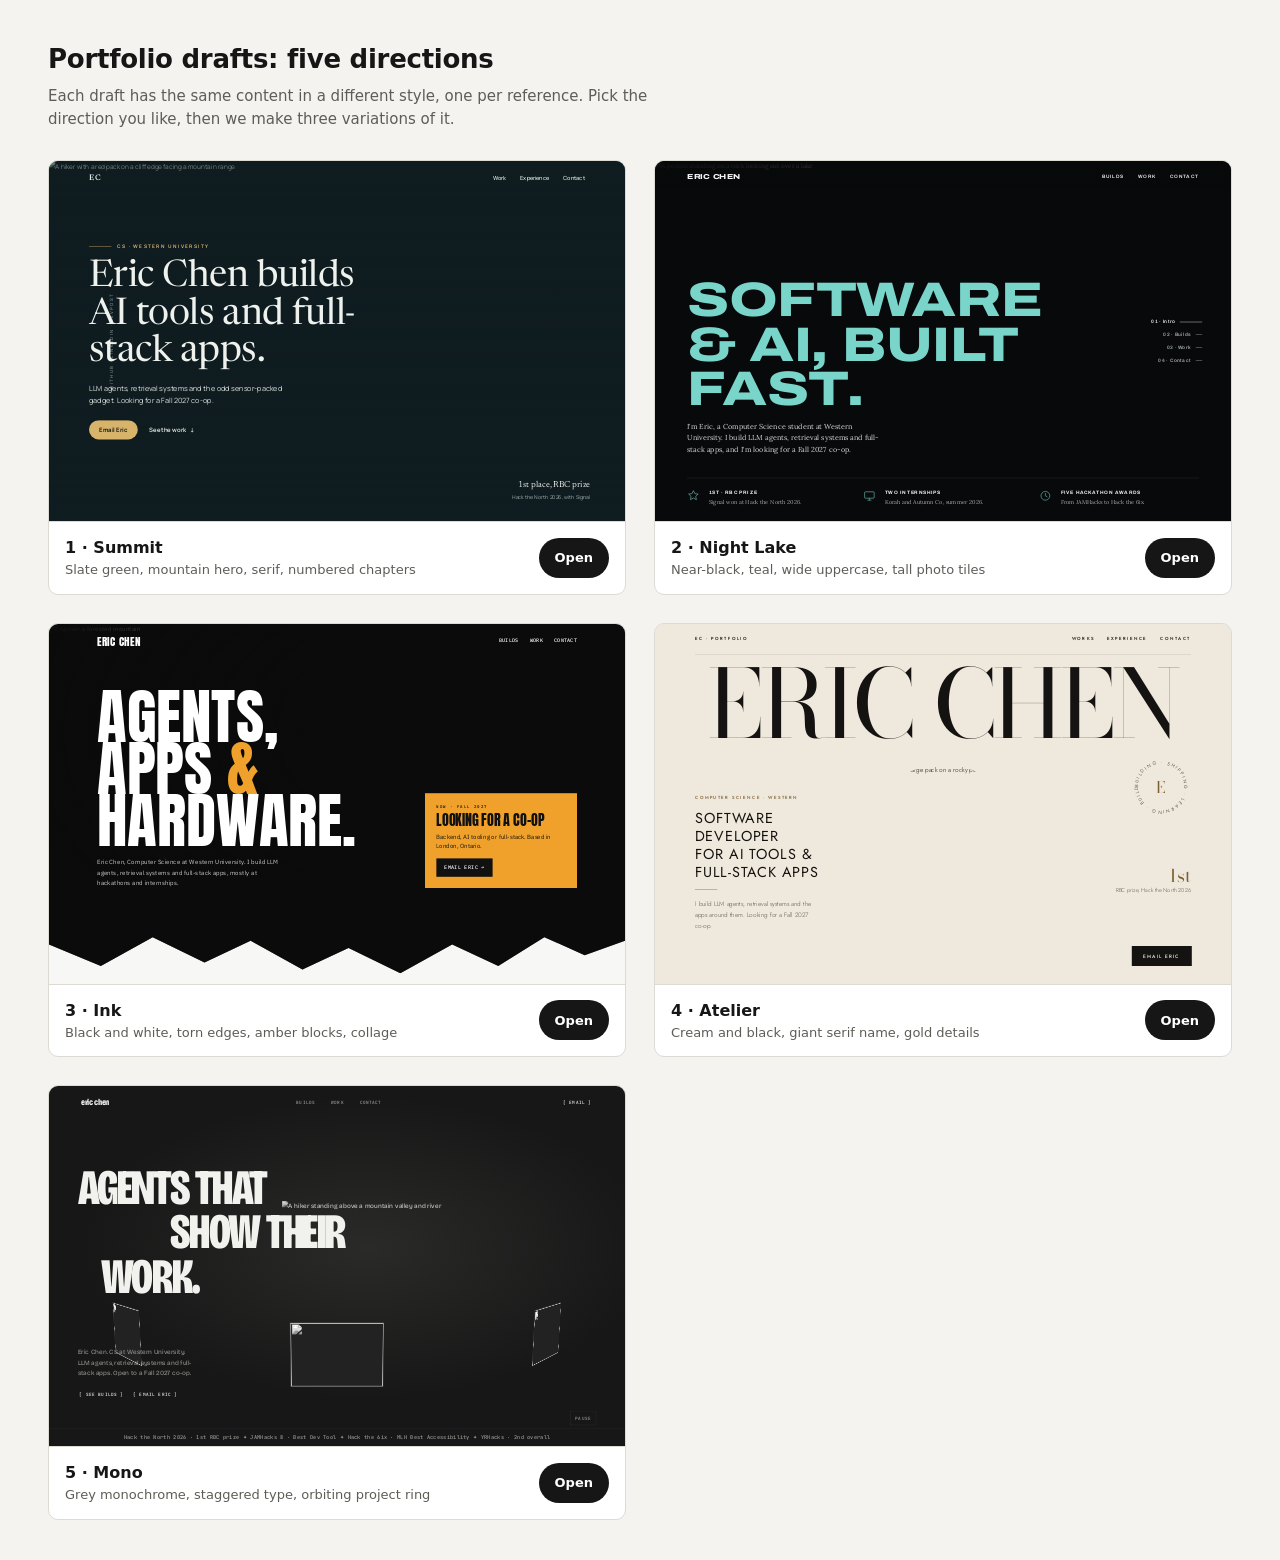
<file: drafts/index.html>
<!doctype html>
<html lang="en">
<head>
<meta charset="utf-8">
<meta name="viewport" content="width=device-width, initial-scale=1">
<title>Portfolio Drafts</title>
<style>
:root{--bg:#f4f3ef;--ink:#161616;--muted:#5d5d58;--line:#dcdad3}
*{box-sizing:border-box;margin:0;padding:0}
body{background:var(--bg);color:var(--ink);font:400 15px/1.5 system-ui,sans-serif;padding:40px clamp(16px,4vw,48px)}
h1{font-size:26px;font-weight:700;letter-spacing:-.01em}
.sub{color:var(--muted);margin:6px 0 30px;max-width:70ch}
.grid{display:grid;grid-template-columns:repeat(auto-fill,minmax(min(100%,520px),1fr));gap:28px}
.card{background:#fff;border:1px solid var(--line);border-radius:10px;overflow:hidden}
.shot{position:relative;aspect-ratio:16/10;overflow:hidden;background:#ddd}
.shot iframe{position:absolute;top:0;left:0;width:1440px;height:900px;border:0;transform-origin:0 0;pointer-events:none}
.meta{display:flex;justify-content:space-between;align-items:center;gap:12px;padding:14px 16px;border-top:1px solid var(--line)}
.meta b{font-size:16px}
.meta span{color:var(--muted);font-size:13px;display:block}
.meta a{flex:none;display:inline-flex;align-items:center;min-height:40px;padding:0 16px;border-radius:999px;background:var(--ink);color:#fff;text-decoration:none;font-weight:600;font-size:13px}
.meta a:hover{background:#000}
</style>
</head>
<body>
<h1>Portfolio drafts: five directions</h1>
<p class="sub">Each draft has the same content in a different style, one per reference. Pick the direction you like, then we make three variations of it.</p>
<div class="grid">
  <div class="card"><div class="shot"><iframe src="v1-summit/" title="Draft 1 Summit" loading="lazy" tabindex="-1"></iframe></div><div class="meta"><div><b>1 · Summit</b><span>Slate green, mountain hero, serif, numbered chapters</span></div><a href="v1-summit/">Open</a></div></div>
  <div class="card"><div class="shot"><iframe src="v2-nightlake/" title="Draft 2 Night Lake" loading="lazy" tabindex="-1"></iframe></div><div class="meta"><div><b>2 · Night Lake</b><span>Near-black, teal, wide uppercase, tall photo tiles</span></div><a href="v2-nightlake/">Open</a></div></div>
  <div class="card"><div class="shot"><iframe src="v3-ink/" title="Draft 3 Ink" loading="lazy" tabindex="-1"></iframe></div><div class="meta"><div><b>3 · Ink</b><span>Black and white, torn edges, amber blocks, collage</span></div><a href="v3-ink/">Open</a></div></div>
  <div class="card"><div class="shot"><iframe src="v4-atelier/" title="Draft 4 Atelier" loading="lazy" tabindex="-1"></iframe></div><div class="meta"><div><b>4 · Atelier</b><span>Cream and black, giant serif name, gold details</span></div><a href="v4-atelier/">Open</a></div></div>
  <div class="card"><div class="shot"><iframe src="v5-mono/" title="Draft 5 Mono" loading="lazy" tabindex="-1"></iframe></div><div class="meta"><div><b>5 · Mono</b><span>Grey monochrome, staggered type, orbiting project ring</span></div><a href="v5-mono/">Open</a></div></div>
</div>
<script>
function fit(){document.querySelectorAll('.shot').forEach(s=>{s.querySelector('iframe').style.transform='scale('+(s.clientWidth/1440)+')'})}
addEventListener('resize',fit);fit();
</script>
</body>
</html>
</file>
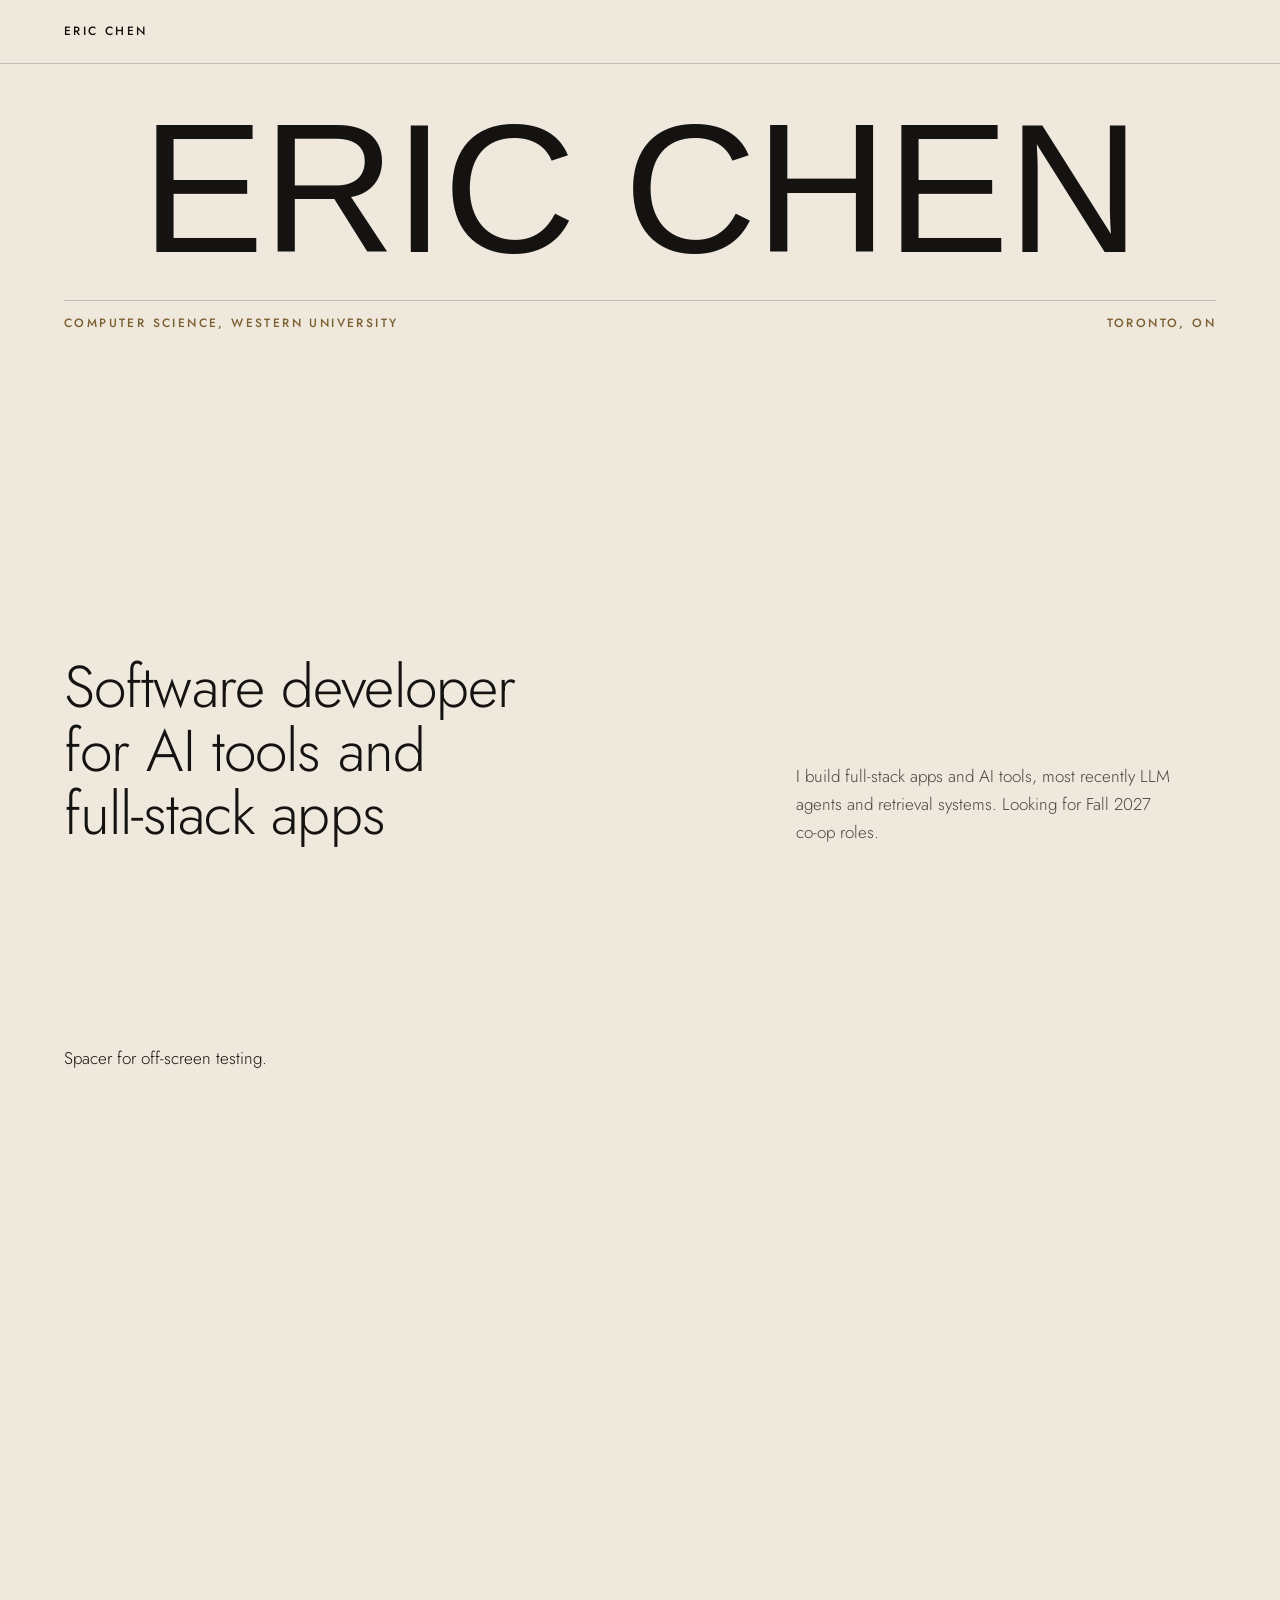
<file: drafts/hero-test/index.html>
<!doctype html>
<html lang="en">
<head>
<meta charset="utf-8">
<meta name="viewport" content="width=device-width, initial-scale=1">
<title>Hero test: nib pressure</title>
<link rel="preconnect" href="https://fonts.googleapis.com">
<link rel="preconnect" href="https://fonts.gstatic.com" crossorigin>
<link href="https://fonts.googleapis.com/css2?family=Bodoni+Moda:opsz,wght@6..96,400..900&family=Jost:wght@300;400;500&display=swap" rel="stylesheet">
<link rel="stylesheet" href="../../assets/site.css">
<link rel="stylesheet" href="../../assets/hero.css">
<script>document.documentElement.classList.add('js')</script>
</head>
<body id="top">
<header class="nav">
  <div class="wrap nav-row">
    <a class="mark k" href="#top" aria-label="Eric Chen, back to top">Eric Chen</a>
  </div>
</header>
<main id="main">
<section class="hero" aria-labelledby="hero-title">
  <div class="wrap hero-top">
    <p class="hero-name" aria-label="Eric Chen"><span class="w" aria-hidden="true"><i style="--i:0">E</i><i style="--i:1">r</i><i style="--i:2">i</i><i style="--i:3">c</i></span> <span class="w" aria-hidden="true"><i style="--i:4">C</i><i style="--i:5">h</i><i style="--i:6">e</i><i style="--i:7">n</i></span></p>
    <p class="hero-meta k"><span>Computer Science, Western University</span><span>Toronto, ON</span></p>
  </div>
  <div class="wrap hero-row" data-enter>
    <h1 id="hero-title">Software developer for AI tools and full&#8209;stack apps</h1>
    <div class="hero-side">
      <p>I build full-stack apps and AI tools, most recently LLM agents and retrieval systems. Looking for Fall 2027 co-op roles.</p>
    </div>
  </div>
</section>
<section class="sec" style="min-height:150vh"><div class="wrap"><p>Spacer for off-screen testing.</p></div></section>
</main>
<script src="../../assets/hero.js" defer></script>
</body>
</html>
</file>
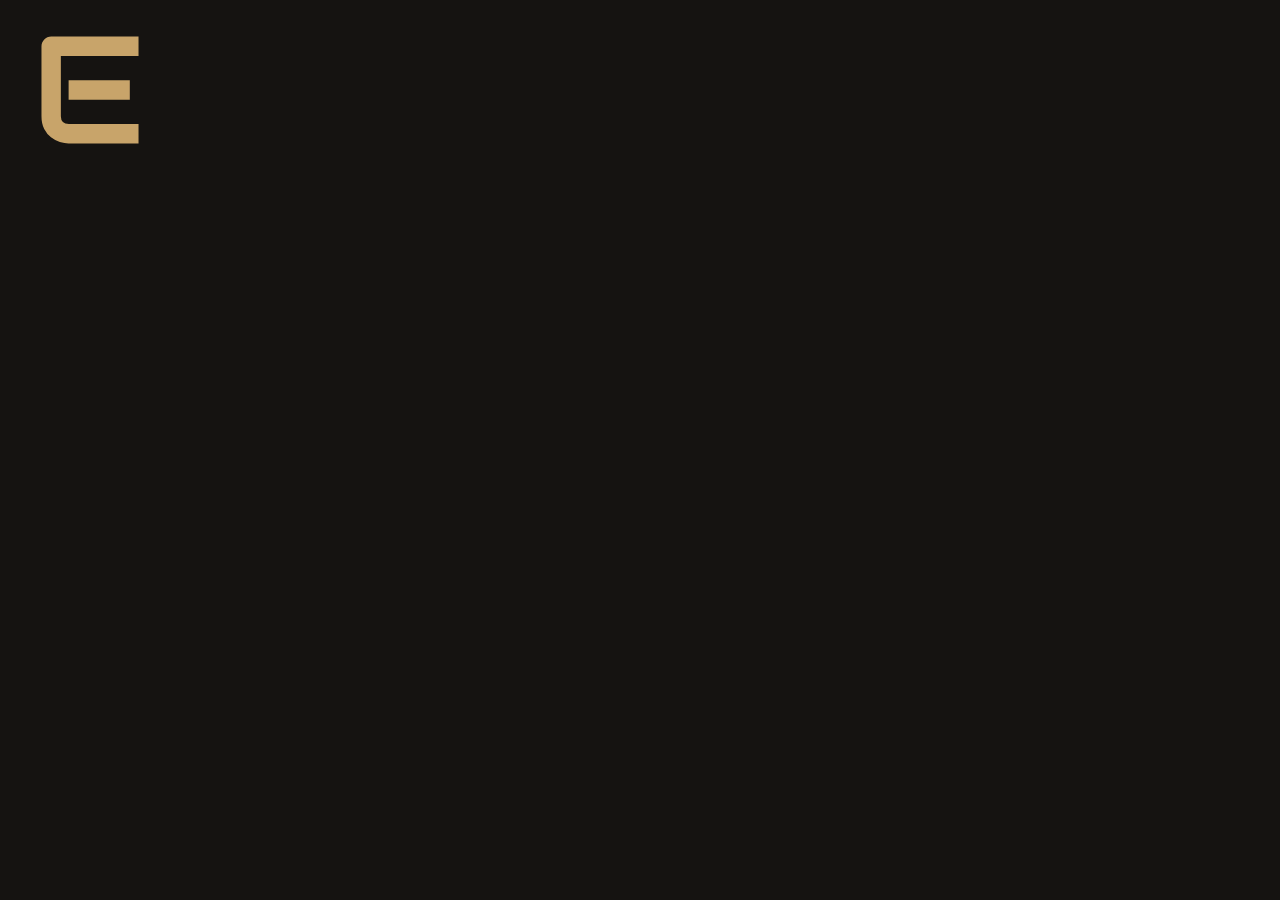
<file: drafts/og/icon.html>
<!doctype html>
<html lang="en">
<head>
<meta charset="utf-8">
<title>Touch icon source</title>
<!-- Source for assets/apple-touch-icon.png (180x180): the favicon mark on an opaque ink square. -->
<style>
  * { margin:0; }
  html, body { width:180px; height:180px; overflow:hidden; background:#151311; }
  img { display:block; width:180px; height:180px; }
</style>
</head>
<body><img src="../../assets/favicon.svg" alt=""></body>
</html>
</file>
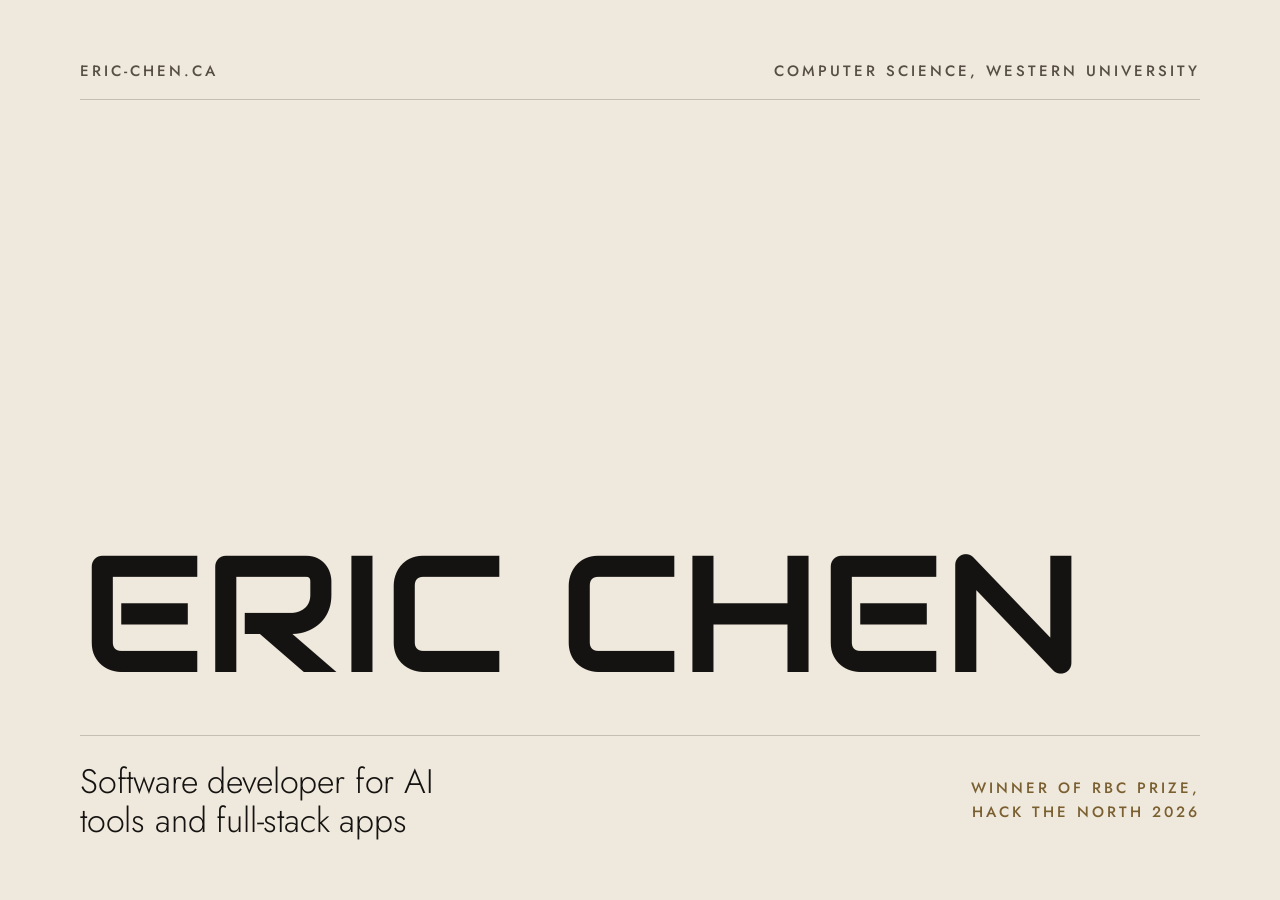
<file: drafts/og/og.html>
<!doctype html>
<html lang="en">
<head>
<meta charset="utf-8">
<title>OG image source</title>
<!-- Source for assets/og.png (1200x630). Render with headless Edge, see report. -->
<link href="https://fonts.googleapis.com/css2?family=Audiowide&family=Jost:wght@300;400;500&display=block" rel="stylesheet">
<style>
  :root { --cream:#efe8dc; --ink:#151311; --soft:#564e44; --gold:#7a5f30; --line:rgba(21,19,17,.2); }
  * { box-sizing:border-box; margin:0; }
  html, body { width:1200px; height:630px; overflow:hidden; background:var(--cream); }
  body { color:var(--ink); font:300 17px/1.4 Jost, sans-serif; -webkit-font-smoothing:antialiased; }
  .card { position:absolute; inset:64px 80px 60px; display:flex; flex-direction:column; }
  .label { font:500 15px/1 Jost, sans-serif; letter-spacing:.2em; text-transform:uppercase; }
  .top { display:flex; justify-content:space-between; padding-bottom:20px; border-bottom:1px solid var(--line); color:var(--soft); }
  .name { margin-top:auto; font:400 166px/.9 Audiowide, sans-serif;
          letter-spacing:-.01em; text-transform:uppercase; white-space:nowrap; }
  .base { margin-top:46px; padding-top:26px; border-top:1px solid var(--line);
          display:flex; justify-content:space-between; align-items:baseline; gap:40px; }
  .line { font:300 34px/1.15 Jost, sans-serif; letter-spacing:-.005em; max-width:20ch; }
  .award { color:var(--gold); text-align:right; line-height:1.6; }
</style>
</head>
<body>
  <div class="card">
    <div class="top label"><span>eric-chen.ca</span><span>Computer Science, Western University</span></div>
    <p class="name">Eric Chen</p>
    <div class="base">
      <p class="line">Software developer for AI tools and full-stack apps</p>
      <p class="award label">Winner of RBC prize,<br>Hack the North 2026</p>
    </div>
  </div>
</body>
</html>
</file>
<file: assets/site.css>
/* eric-chen.ca
   Five colour schemes share one set of tokens (picked in the nav, assets/theme.js; the
   attribute sits on <html>): --cream is the page, --ink the text, --gold the one accent,
   --surf the dark surfaces (footer, thumbnails, the editor) with --on-surf as their text.
   The *-rgb twins feed translucent tints and the canvas. Paper is the default.
   Jost for text, Audiowide for the name, Geist Mono for code. */

:root, :root[data-theme="paper"] {
  --cream: #efe8dc;
  --ink: #151311;
  --ink-rgb: 21 19 17;
  --soft: #4b443b;
  --gold: #7a5f30;
  --gold-rgb: 122 95 48;
  --gold-l: #c8a46a;
  --surf: #151311;
  --surf-rgb: 21 19 17;
  --on-surf: #efe8dc;
  --on-surf-rgb: 239 232 220;
  --on-ink: #d3cbbe;
  --on-ink-soft: #b0a797;
  --win: #f7f2ea;
  color-scheme: light;
}
/* Night: the same palette with the lights off */
:root[data-theme="night"] {
  --code-a: .04;
  --cream: #12110f;
  --ink: #ece5d8;
  --ink-rgb: 236 229 216;
  --soft: #a89f90;
  --gold: #d2ae70;
  --gold-rgb: 210 174 112;
  --gold-l: #d9b97f;
  --surf: #1e1c19;
  --surf-rgb: 30 28 25;
  --on-surf: #ece5d8;
  --on-surf-rgb: 236 229 216;
  --on-ink: #d3cbbe;
  --on-ink-soft: #a89f90;
  --win: #1e1c19;
  color-scheme: dark;
}
/* Slate: cool grey paper, cobalt accent */
:root[data-theme="slate"] {
  --cream: #eceff2;
  --ink: #12161b;
  --ink-rgb: 18 22 27;
  --soft: #46505c;
  --gold: #2c56c9;
  --gold-rgb: 44 86 201;
  --gold-l: #93b1ff;
  --surf: #141a22;
  --surf-rgb: 20 26 34;
  --on-surf: #e6ebf1;
  --on-surf-rgb: 230 235 241;
  --on-ink: #cdd5df;
  --on-ink-soft: #9aa6b4;
  --win: #f7f9fb;
  color-scheme: light;
}
/* Terminal: green phosphor on black */
:root[data-theme="terminal"] {
  --code-a: .04;
  --cream: #0a0e0b;
  --ink: #cfe9d4;
  --ink-rgb: 207 233 212;
  --soft: #8aa892;
  --gold: #5fd38a;
  --gold-rgb: 95 211 138;
  --gold-l: #7fe0a2;
  --surf: #121a14;
  --surf-rgb: 18 26 20;
  --on-surf: #cfe9d4;
  --on-surf-rgb: 207 233 212;
  --on-ink: #bcd8c2;
  --on-ink-soft: #8aa892;
  --win: #121a14;
  color-scheme: dark;
}
/* Blueprint: drafting blue, amber accent */
:root[data-theme="blueprint"] {
  --code-a: .04;
  --cream: #0f2240;
  --ink: #e4edf8;
  --ink-rgb: 228 237 248;
  --soft: #a3b6cf;
  --gold: #f2b84b;
  --gold-rgb: 242 184 75;
  --gold-l: #f5c66b;
  --surf: #0a1830;
  --surf-rgb: 10 24 48;
  --on-surf: #e4edf8;
  --on-surf-rgb: 228 237 248;
  --on-ink: #cbd8ea;
  --on-ink-soft: #a3b6cf;
  --win: #142a4d;
  color-scheme: dark;
}

:root {
  --line: rgb(var(--ink-rgb) / .2);
  --line-d: rgb(var(--on-surf-rgb) / .2);

  --display: Audiowide, "Geist Mono", ui-monospace, sans-serif;
  --mono: "Geist Mono", ui-monospace, "SF Mono", Menlo, Consolas, monospace;
  --sans: Jost, "Century Gothic", system-ui, sans-serif;

  --edge: clamp(20px, 5vw, 72px);
  --max: 1240px;
  --nav-h: 64px;
  --band: clamp(96px, 16vh, 176px);
  --out: cubic-bezier(.16, 1, .3, 1);
  --ring: var(--gold);
}

*, *::before, *::after { box-sizing: border-box; }
* { margin: 0; padding: 0; }

html {
  scroll-behavior: smooth;
  scroll-padding-top: var(--nav-h);
  scrollbar-color: var(--soft) var(--cream);
  -webkit-text-size-adjust: 100%;
}

body {
  background: var(--cream);
  color: var(--ink);
  font: 300 17px/1.65 var(--sans);
  -webkit-font-smoothing: antialiased;
  -moz-osx-font-smoothing: grayscale;
  overflow-x: clip;
}

::selection { background: var(--ink); color: var(--cream); }
/* Switching schemes eases the big surfaces across instead of snapping */
body, .nav, .sec, .sdlc, .hero-row, .foot { transition: background-color .5s var(--out), color .5s var(--out); }
.foot ::selection { background: var(--gold-l); color: var(--surf); }

img { display: block; max-width: 100%; height: auto; }
a { color: inherit; text-decoration: none; }
ul, ol { list-style: none; }
h1, h2, h3 { font-weight: 300; text-wrap: balance; }
p { text-wrap: pretty; }
b { font-weight: 500; color: var(--ink); }
i { font-style: normal; }

:focus-visible { outline: 2px solid var(--ring); outline-offset: 4px; }
.foot { --ring: var(--gold-l); }

.wrap { width: min(var(--max), 100% - 2 * var(--edge)); margin-inline: auto; }
.sprite { position: absolute; }

/* Small tracked label: the only second voice on the page */
.k {
  font: 500 12px/1.6 var(--sans);
  letter-spacing: .2em;
  text-transform: uppercase;
}

.skip {
  position: absolute;
  left: 8px;
  top: 8px;
  z-index: 100;
  padding: 16px 20px;
  background: var(--ink);
  color: var(--cream);
  font: 500 12px/1 var(--sans);
  letter-spacing: .2em;
  text-transform: uppercase;
  transform: translateY(-200%);
}
.skip:focus { transform: none; outline-color: var(--gold-l); outline-offset: 2px; }

.ico { width: 11px; height: 11px; flex: none; transition: transform .45s var(--out), opacity .3s; }

/* ── Nav ─────────────────────────────────────────── */
.nav { position: sticky; top: 0; z-index: 50; background: var(--cream); }
.nav-row {
  display: flex;
  justify-content: space-between;
  align-items: center;
  height: var(--nav-h);
}
/* Reading progress: a gold hairline that grows with the page */
.nav::after {
  content: "";
  position: absolute;
  inset: auto 0 0 0;
  height: 1px;
  background: var(--line);
}
.nav::before {
  content: "";
  position: absolute;
  inset: auto 0 -1px 0;
  z-index: 1;
  height: 3px;
  background: var(--gold);
  transform: scaleX(var(--read, 0));
  transform-origin: 0 50%;
}
/* Where scroll timelines exist the browser drives it; elsewhere site.js sets --read */
@supports (animation-timeline: scroll()) {
  .nav::before { animation: grow linear both; animation-timeline: scroll(root); }
}
@keyframes grow { from { transform: scaleX(0); } to { transform: scaleX(1); } }

.mark { display: inline-flex; align-items: center; min-height: 44px; }
.nav ul { display: flex; gap: clamp(20px, 3vw, 40px); }
.nav li a, .mark {
  display: inline-flex;
  align-items: center;
  min-height: 44px;
  background: linear-gradient(currentColor, currentColor) 0 calc(50% + 13px) / 0 1px no-repeat;
  transition: background-size .45s var(--out);
}
.nav li a:hover, .nav li a:focus-visible, .mark:hover { background-size: 100% 1px; }
.nav-row > nav { margin-left: auto; }
/* Name and resume share the left: the resume is a document, not a place on this page */
.nav-id { display: flex; align-items: center; }
.nav-cv {
  display: inline-flex; align-items: center; gap: 7px; min-height: 44px;
  margin-left: 18px; padding-left: 18px; position: relative;
  color: var(--gold);
  background: linear-gradient(currentColor, currentColor) 18px calc(50% + 13px) / 0 1px no-repeat;
  transition: background-size .45s var(--out);
}
.nav-cv::before { content: ""; position: absolute; left: 0; top: 50%; height: 14px; width: 1px; margin-top: -7px; background: var(--line); }
.nav-cv:hover, .nav-cv:focus-visible { background-size: calc(100% - 18px) 1px; }
.nav-cv:hover .ico { transform: translate(2px, -2px); }

/* Colour scheme picker (assets/theme.js): a swatch that opens a short list */
.theme { position: relative; margin-left: clamp(16px, 2.4vw, 32px); }
.theme-btn, .theme-menu button {
  display: inline-flex; align-items: center; gap: 10px;
  min-height: 44px; padding: 0; border: 0; background: none;
  color: inherit; font: 500 12px/1 var(--sans); letter-spacing: .2em; text-transform: uppercase;
  cursor: pointer;
}
.theme-now { display: inline-flex; align-items: center; gap: 10px; }
.theme-btn { min-width: 44px; justify-content: center; }
.theme-sw {
  width: 16px; height: 16px; flex: none; border-radius: 50%;
  background: linear-gradient(135deg, var(--a) 50%, var(--b) 50%);
  box-shadow: 0 0 0 1px var(--line), inset 0 0 0 1px rgb(var(--ink-rgb) / .08);
  transition: transform .4s var(--out);
}
.theme-btn:hover .theme-sw { transform: rotate(180deg); }
.theme-menu {
  position: absolute; right: -14px; top: calc(100% - 4px); z-index: 60;
  min-width: 172px; padding: 6px 14px;
  background: var(--cream); border: 1px solid var(--line);
  box-shadow: 0 18px 40px -24px rgb(var(--ink-rgb) / .45);
  animation: rise .35s var(--out);
}
.nav .theme-menu { display: block; }
.nav .theme-menu[hidden] { display: none; }
.theme-menu button { width: 100%; color: var(--soft); transition: color .3s; }
.theme-menu button:hover, .theme-menu button[aria-pressed="true"] { color: var(--ink); }
.theme-menu button[aria-pressed="true"]::after { content: ""; width: 5px; height: 5px; margin-left: auto; border-radius: 50%; background: var(--gold); }
/* First-visit hint (assets/theme.js): a hand-drawn arrow curling up to the swatch. It draws
   in, bobs gently, and fades out on scroll or once the menu is opened. */
.theme-hint {
  position: absolute; top: calc(100% - 6px); right: 12px;
  display: flex; align-items: flex-end; gap: 4px;
  color: var(--gold); pointer-events: none; white-space: nowrap;
  opacity: 0; transform: translateY(6px);
  transition: opacity .45s var(--out), transform .6s var(--out);
}
.theme-hint.is-on { opacity: 1; transform: none; animation: hint-bob 2.4s 1.2s ease-in-out infinite; }
.theme-hint-t { font: 400 13px/1 var(--sans); letter-spacing: .02em; padding-bottom: 2px; }
.theme-hint svg { width: 26px; height: 30px; flex: none; overflow: visible; }
.theme-hint path { stroke: currentColor; stroke-width: 1.5; stroke-linecap: round; stroke-linejoin: round; stroke-dasharray: 1; stroke-dashoffset: 1; }
.theme-hint.is-on path { transition: stroke-dashoffset .7s var(--out) .15s; stroke-dashoffset: 0; }
.theme-hint.is-on path + path { transition-delay: .6s; }
@keyframes hint-bob { 50% { transform: translateY(-4px); } }

/* ── Button: ink fills from below on hover ───────── */
.btn {
  position: relative;
  display: inline-flex;
  align-items: center;
  justify-content: center;
  min-height: 56px;
  padding: 0 36px;
  border: 1px solid var(--ink);
  color: var(--cream);
  font: 500 12px/1 var(--sans);
  letter-spacing: .2em;
  text-transform: uppercase;
  white-space: nowrap;
  overflow: hidden;
  isolation: isolate;
  transition: color .45s var(--out), transform .5s var(--out);
  will-change: transform;
}
.btn::before, .btn::after { content: ""; position: absolute; inset: 0; z-index: -1; }
.btn::before { background: var(--ink); }
.btn::after { background: var(--cream); transform: translateY(101%); transition: transform .55s var(--out); }
.btn:hover, .btn:focus-visible { color: var(--ink); }
.btn:hover::after, .btn:focus-visible::after { transform: none; }
.btn:active { transform: scale(.97); transition-duration: .08s; }
.btn-light { border-color: var(--on-surf); color: var(--surf); }
.btn-light::before { background: var(--on-surf); }
.btn-light::after { background: var(--surf); }
.btn-light:hover, .btn-light:focus-visible { color: var(--on-surf); }
/* Copy-email button: both labels share one cell so the width never jumps; the new one rolls up */
.btn-roll { display: grid; overflow: hidden; padding-block: .35em; }
.btn-roll > span { grid-area: 1 / 1; text-align: center; transition: transform .55s var(--out), opacity .4s; }
.btn-roll > span + span { transform: translateY(110%); opacity: 0; }
.btn.is-copied .btn-roll > span:first-child { transform: translateY(-110%); opacity: 0; }
.btn.is-copied .btn-roll > span + span { transform: none; opacity: 1; }
.sr-only { position: absolute; width: 1px; height: 1px; overflow: hidden; clip-path: inset(50%); white-space: nowrap; }

.tlink {
  position: relative;
  display: inline-flex;
  align-items: center;
  gap: 10px;
  min-height: 44px;
}
.tlink::before, .tlink::after {
  content: "";
  position: absolute;
  left: 0;
  right: 0;
  top: calc(50% + 13px);
  height: 1px;
  background: currentColor;
}
.tlink::before { opacity: .3; }
.tlink::after { transform: scaleX(0); transform-origin: 0 50%; transition: transform .5s var(--out); }
.tlink:hover::after, .tlink:focus-visible::after { transform: scaleX(1); }
.tlink:hover .ico { transform: translate(2px, -2px); }

/* ── Hero ────────────────────────────────────────── */
.hero {
  min-height: calc(100svh - var(--nav-h));
  display: flex;
  flex-direction: column;
  justify-content: space-between;
  padding-bottom: clamp(32px, 6vh, 64px);
}
.hero-top {
  container-type: inline-size;
  padding-top: clamp(20px, 4vh, 44px);
  flex: 1;
  display: flex;
  flex-direction: column;
}
/* Signal in the noise: a dot-matrix scope under the name (assets/field.js) */
.hero-field {
  flex: 1;
  min-height: 140px;
  margin-top: clamp(16px, 3vh, 32px);
  position: relative;
  animation: fade 1.6s 1s ease-out backwards;
}
.hero-field canvas { position: absolute; inset: 0; width: 100%; height: 100%; }
.hero-name {
  font: 400 16cqi/.9 var(--display);
  letter-spacing: -.01em;
  text-transform: uppercase;
  white-space: nowrap;
  text-align: center;
  margin-inline: -.02em;
}
.hero-name .w { display: inline-block; overflow: clip; overflow-clip-margin: .04em; padding-block: .12em; margin-block: -.09em; }
.hero-name i { display: inline-block; animation: letter 1.2s calc(var(--i) * 55ms + 80ms) var(--out) backwards; }
@keyframes letter { from { transform: translateY(108%); } }
/* The name eases back as the page starts to scroll */
@supports (animation-timeline: scroll()) {
  .hero-top { animation: recede linear both; animation-timeline: scroll(root); animation-range: 0 80vh; }
  @keyframes recede { to { transform: translateY(14vh) scale(.94); opacity: .12; } }
}

.hero-meta {
  display: flex;
  justify-content: space-between;
  gap: 24px;
  margin-top: clamp(16px, 2.6vh, 28px);
  padding-top: 14px;
  color: var(--gold);
  position: relative;
  animation: fade .9s .7s ease-out backwards;
}
.hero-meta::before {
  content: "";
  position: absolute;
  inset: 0 0 auto 0;
  height: 1px;
  background: var(--line);
  transform-origin: 0 50%;
  animation: draw 1.4s .5s var(--out) backwards;
}
@keyframes draw { from { transform: scaleX(0); } }
@keyframes fade { from { opacity: 0; } }

.hero-row {
  display: grid;
  grid-template-columns: minmax(0, 1.5fr) minmax(0, 1fr);
  column-gap: clamp(32px, 8vw, 128px);
  align-items: end;
  padding-top: clamp(28px, 4vh, 48px);
  position: relative;
  background: var(--cream);
}
.hero h1 {
  font-size: clamp(34px, 4.6vw, 68px);
  line-height: 1.08;
  letter-spacing: -.015em;
  max-width: 14ch;
}
.hero-side { display: flex; flex-direction: column; align-items: flex-start; gap: 22px; }
.hero-side > p:first-child { color: var(--soft); max-width: 38ch; }
.fact { color: var(--gold); }
.fact span { color: var(--soft); }
.hero-actions { display: flex; gap: 10px; margin-top: 10px; }
/* GitHub and LinkedIn: outlined squares beside the copy button; the fill rises on hover */
.btn-line { padding: 0; width: 56px; gap: 10px; color: var(--ink); }
.btn-line::before { background: transparent; }
.btn-line::after { background: var(--ink); }
.btn-line:hover, .btn-line:focus-visible { color: var(--cream); }
.btn-line svg { width: 18px; height: 18px; flex: none; }
.btn-line .btn-lbl { position: absolute; width: 1px; height: 1px; overflow: hidden; clip-path: inset(50%); white-space: nowrap; }
.hero-lead { display: flex; flex-direction: column; gap: clamp(16px, 2.4vh, 24px); }
.hero-status { display: inline-flex; align-items: center; gap: 12px; color: var(--gold); }
/* A slow pulse: the one live signal on the page */
.pulse { position: relative; width: 8px; height: 8px; border-radius: 50%; background: var(--gold); flex: none; }
.pulse::after { content: ""; position: absolute; inset: 0; border-radius: 50%; background: var(--gold); animation: pulse 2.4s var(--out) infinite; }
@keyframes pulse { from { transform: scale(1); opacity: .6; } to { transform: scale(3.2); opacity: 0; } }

[data-enter] > *, .hero-side > * { animation: rise 1.1s var(--out) backwards; }
[data-enter] > .hero-lead { animation-delay: .45s; }
.hero-side > :nth-child(1) { animation-delay: .6s; }
.hero-side > :nth-child(2) { animation-delay: .7s; }
.hero-side > :nth-child(3) { animation-delay: .8s; }
.hero-side > :nth-child(4) { animation-delay: .9s; }
.hero-more { display: flex; flex-wrap: wrap; align-items: center; gap: 0 24px; margin-top: -6px; }
.hero-more .tlink { color: var(--ink); }
.hero-mail { color: var(--soft); letter-spacing: .02em; }
[data-enter] > .hero-side { animation: none; }
@keyframes rise { from { opacity: 0; transform: translateY(22px); } }

/* ── Sections ────────────────────────────────────── */
.sec { padding-top: var(--band); position: relative; background: var(--cream); }
.sec:last-of-type { padding-bottom: var(--band); }

.sec-head {
  display: grid;
  grid-template-columns: minmax(0, 1.5fr) minmax(0, 1fr);
  column-gap: clamp(32px, 8vw, 128px);
  align-items: end;
  margin-bottom: clamp(36px, 6vh, 64px);
}
h2 {
  font-size: clamp(38px, 5.4vw, 80px);
  line-height: 1;
  letter-spacing: -.025em;
}
.sec-head p { color: var(--soft); max-width: 40ch; }
.sec-head .tlink { grid-column: 2; justify-self: start; margin-top: 6px; color: var(--gold); }

/* Rows: a hairline that draws in, then the content rises */
.row {
  position: relative;
  display: grid;
  column-gap: clamp(20px, 3.2vw, 48px);
  align-items: start;
  padding-block: clamp(28px, 4.4vh, 44px);
}
.row::before {
  content: "";
  position: absolute;
  inset: 0 0 auto 0;
  height: 1px;
  background: var(--line);
  transform-origin: 0 50%;
}
.rows > .row:last-child::after, .skills > .row:last-child::after {
  content: "";
  position: absolute;
  inset: auto 0 0 0;
  height: 1px;
  background: var(--line);
}
.row h3 { font-size: clamp(26px, 2.9vw, 42px); line-height: 1.08; letter-spacing: -.015em; }
.row-body p, .points li, .skills dd { color: var(--soft); }
.row-meta { display: flex; flex-direction: column; gap: 2px; color: var(--soft); }
.row-meta .hl { color: var(--gold); }

/* ── Projects ────────────────────────────────────── */
/* Number, then title over its links, the description, and a large screenshot that spans both */
.proj { grid-template-columns: 40px minmax(0, 1fr) minmax(0, 1.25fr) clamp(220px, 25vw, 340px); row-gap: 4px; }
@media (min-width: 861px) {
  .proj > .row-n { grid-area: 1 / 1 / span 2; }
  .proj > h3 { grid-area: 1 / 2; }
  .proj > .row-meta { grid-area: 2 / 2; margin-top: 10px; }
  .proj > .row-body { grid-area: 1 / 3 / span 2; }
  .proj > .thumb { grid-area: 1 / 4 / span 2; }
  .proj > .proj-case { grid-area: 3 / 2 / auto / -1; }
}
.row-n { color: var(--soft); padding-top: .9em; }
.proj-toggle {
  display: inline-block;
  padding: 0;
  border: 0;
  background: none;
  color: inherit;
  font: inherit;
  letter-spacing: inherit;
  text-align: left;
  cursor: pointer;
  transition: transform .6s var(--out);
}
/* The whole row expands on click (site.js); the title stays the keyboard control */
.js .proj:has(.proj-toggle):not(.is-open) { cursor: pointer; }
.proj-toggle:focus-visible { outline: 2px solid var(--ring); outline-offset: 6px; }
.proj-name { display: block; }
.proj-more { display: inline-flex; align-items: center; gap: 10px; margin-top: 12px; color: var(--gold); }
.more-close, .is-open .more-open { display: none; }
.is-open .more-close { display: inline; }
.plus { position: relative; width: 11px; height: 11px; }
.plus::before, .plus::after {
  content: ""; position: absolute; left: 0; top: 5px; width: 11px; height: 1px; background: currentColor;
  transition: transform .5s var(--out);
}
.plus::after { transform: rotate(90deg); }
.is-open .plus::after { transform: rotate(0deg); }
html:not(.js) .proj-more { display: none; }
.row-body p { max-width: 46ch; }
.stack { margin-top: 14px; color: var(--soft); letter-spacing: .14em; }
.row-meta .tlink { position: relative; z-index: 1; align-self: flex-start; margin-top: 6px; color: var(--ink); }
.row > * { transition: opacity .5s var(--out); }

@media (hover: hover) and (min-width: 861px) {
  .projects:hover .proj:not(:hover) > * { opacity: .32; }
  .proj:not(.is-open):hover .proj-toggle { transform: translateX(14px); }
  .proj:hover .row-n { color: var(--gold); }
}

/* The aperture: each row's screenshots live in their own column, never over text.
   It rests large and in colour, a touch muted; on hover it comes up to full colour,
   lifts slightly and cycles through the shots. */
.thumb { position: relative; align-self: start; padding-top: .35em; }
.thumb-in {
  position: relative;
  aspect-ratio: 16 / 10;
  overflow: hidden;
  background: var(--surf);
  isolation: isolate;
}
.thumb-in > * {
  position: absolute; inset: 0; width: 100%; height: 100%;
  object-fit: cover; object-position: 50% 0;
  clip-path: inset(100% 0 0 0);
  transition: clip-path .9s var(--out);
}
.thumb-in > :first-child, .thumb-in > .on { clip-path: inset(0); }
.thumb-in > .on { z-index: 1; }
.thumb-in .tall { object-position: 50% 58%; }
.thumb-type {
  display: flex; flex-direction: column; justify-content: flex-end; gap: 2px;
  padding: 12px 14px;
  font: 400 clamp(13px, 1.1vw, 16px)/1.15 var(--mono);
  letter-spacing: -.01em;
  color: var(--on-surf);
}
.thumb-type span + span { color: var(--gold-l); }
.proj.is-open .thumb { opacity: 0; visibility: hidden; transition: opacity .3s, visibility 0s .3s; }

@media (hover: hover) and (min-width: 861px) {
  .thumb-in {
    filter: saturate(.8);
    box-shadow: 0 0 0 1px var(--line);
    transition: transform .8s var(--out), filter .6s, box-shadow .6s;
  }
  .thumb-in > img { transform: scale(1.001); transition: clip-path .9s var(--out), transform 1.2s var(--out); }
  .proj:hover .thumb-in, .proj:focus-within .thumb-in {
    filter: none;
    transform: translateY(-4px);
    box-shadow: 0 0 0 1px var(--line), 0 22px 40px -26px rgb(var(--ink-rgb) / .55);
  }
  .proj:hover .thumb-in > img { transform: scale(1.04); }
}

/* ── Expanded projects: the same kind of display as Signal ── */
.proj-case { grid-column: 2 / -1; }
.js .proj-case { display: grid; grid-template-rows: 0fr; transition: grid-template-rows .8s var(--out); }
.js .proj.is-open .proj-case { grid-template-rows: 1fr; }
.proj-case-in {
  min-height: 0;
  overflow: hidden;
  display: grid;
  grid-template-columns: minmax(0, .85fr) minmax(0, 1.55fr);
  column-gap: clamp(32px, 5vw, 80px);
  align-items: start;
}
.js .proj-case-in > * { opacity: 0; transform: translateY(18px); transition: opacity .6s var(--out), transform .8s var(--out); }
.js .proj.is-open .proj-case-in > * { opacity: 1; transform: none; transition-delay: .18s; }
.js .proj.is-open .proj-case-in > :last-child { transition-delay: .28s; }
.pc-text, .pc-screen { margin-block: clamp(20px, 3vh, 32px) 4px; }
.pc-text .steps { margin-top: 0; }
.proj-case .steps li { display: block; padding: 0; }
.pc-step {
  position: relative; z-index: 1;
  display: grid; grid-template-columns: 36px minmax(0, 1fr);
  width: 100%; padding: 12px 0; border: 0; background: none;
  color: var(--soft); font: inherit; text-align: left; cursor: pointer;
  transition: color .5s var(--out);
}
.pc-step .k { padding-top: .25em; color: var(--gold); }
.pc-step:hover, .proj-case li.on .pc-step { color: var(--ink); }
.proj-case .steps li.on::after, .proj-case .steps li.past::after { transform: none; }
.proj-case .steps li.past::after { opacity: .35; }
/* Auto-advance: the active step's line fills like the reading bar, then the next step starts */
.proj-case .steps li::after { height: 2px; }
.proj-case.is-playing .steps li.on::after { transition: none; animation: step-fill var(--step, 4200ms) linear both; }
@keyframes step-fill { from { transform: scaleX(0); } to { transform: scaleX(1); } }
.pc-text .stack { margin-top: 18px; }
.pc-screen {
  position: relative; z-index: 1;
  aspect-ratio: 16 / 10;
  overflow: hidden;
  background: #0a0a0a;
  border: 1px solid var(--line);
  isolation: isolate;
}
.pc-screen .frame {
  position: absolute; inset: 0; width: 100%; height: 100%;
  object-fit: cover; object-position: 50% 0;
  clip-path: inset(100% 0 0 0);
  transform: scale(1.08);
  transition: clip-path 1s var(--out), transform 1.5s var(--out);
}
.pc-screen .frame.on { clip-path: inset(0); transform: none; }
/* The first frame is the base and always shows; later frames wipe over it and back off */
.pc-screen .frame:first-child { clip-path: inset(0); transform: none; }
.pc-screen .frame-contain { object-fit: contain; object-position: 50% 50%; }
.frame-type {
  display: flex; flex-direction: column; justify-content: space-between;
  padding: clamp(20px, 3vw, 40px);
  background: var(--surf);
  color: var(--gold-l);
}
.frame-type b {
  font: 400 clamp(28px, 3.6vw, 56px)/1.02 var(--mono);
  letter-spacing: -.03em;
  color: var(--on-surf);
  max-width: 14ch;
}
.proj.is-open .proj-name { font-size: clamp(34px, 3.8vw, 60px); line-height: 1; letter-spacing: -.025em; transition: font-size .6s var(--out); }
/* A row closing because another opened collapses at once (site.js keeps the scroll still) */
.proj.no-anim .proj-case, .proj.no-anim .proj-case-in > *, .proj.no-anim .proj-name, .proj.no-anim .thumb { transition: none !important; }
/* The expand bar under the picture (made by site.js) is the phone and tablet control */
.proj-bar { display: none; }
@media (max-width: 860px) {
  /* Phones and tablets: the control sits at the bottom of the row, right under the picture,
     and the panel opens exactly there. The panel's wrappers drop out of the layout so its
     screen takes the thumbnail's spot (same width, same 16:10 frame) above the bar and its
     steps open below the bar. No height animation, and the title keeps its size. */
  .js .proj-case, .js .proj-case-in { display: contents; }
  .js .proj:not(.is-open) :is(.pc-text, .pc-screen) { display: none; }
  .js .proj .proj-more { display: none; }
  .proj-toggle { min-height: 44px; }
  .proj.is-open .thumb { display: none; }
  .js .proj .pc-screen { order: 1; margin: 0; max-width: 520px; transition: none; }
  .proj-bar { order: 2; }
  .js .proj .pc-text { order: 3; margin-top: 4px; }
  .proj.is-open .proj-name { font-size: inherit; letter-spacing: inherit; }
  .proj-bar {
    display: flex; align-items: center; gap: 10px;
    width: 100%; max-width: 520px; min-height: 48px;
    margin-top: -16px; padding: 0 16px;
    border: 1px solid var(--line); border-top: 0; background: none;
    color: var(--gold); cursor: pointer;
  }
  .proj-bar .more-label { margin-right: auto; }
  .proj-bar:focus-visible { outline-offset: -2px; }
}

/* ── Signal: the case study ─────────────────────────
   Default (no JS, touch, reduced motion): text, then a swipeable strip of three screens.
   .pin (wide pointer screens with motion): the stage sticks while four steps play.   */
.case { position: relative; padding-block: clamp(28px, 4.4vh, 44px) clamp(56px, 9vh, 96px); }
.case::before { content: ""; position: absolute; inset: 0 0 auto 0; height: 1px; background: var(--line); }
.case-stage {
  display: grid;
  grid-template-columns: minmax(0, .85fr) minmax(0, 1.55fr);
  column-gap: clamp(32px, 5vw, 80px);
  align-items: center;
}
.case-award { display: flex; flex-wrap: wrap; gap: 0 16px; color: var(--soft); }
.case-award .row-n { padding: 0; min-width: 24px; }
.case-award .hl { color: var(--gold); }
.case-title { margin-top: 14px; font-size: clamp(48px, 6.4vw, 96px); line-height: .95; letter-spacing: -.03em; }
.case-lede { margin-top: 20px; max-width: 44ch; color: var(--soft); }
.steps { margin-top: 28px; }
.steps li {
  position: relative;
  display: grid;
  grid-template-columns: 36px minmax(0, 1fr);
  padding-block: 12px;
  color: var(--soft);
  transition: color .5s var(--out);
}
.steps li::before, .steps li::after { content: ""; position: absolute; inset: 0 0 auto 0; height: 1px; background: var(--line); }
.steps li::after { background: var(--gold); transform: scaleX(0); transform-origin: 0 50%; transition: transform .9s var(--out), opacity .5s; }
.steps li .k { padding-top: .25em; color: var(--gold); }
.steps p { max-width: 40ch; }
.case .stack { margin-top: 22px; }
.case-links { display: flex; flex-wrap: wrap; gap: 0 26px; margin-top: 10px; }
.case-links .tlink { color: var(--ink); }

.screen {
  position: relative;
  display: flex;
  gap: 12px;
  overflow-x: auto;
  overflow-y: hidden;
  scroll-snap-type: x mandatory;
  overscroll-behavior-x: contain;
  scrollbar-width: thin;
  padding-bottom: 10px;
}
.screen .frame {
  flex: 0 0 88%;
  width: 88%;
  aspect-ratio: 2 / 1;
  height: auto;
  object-fit: cover;
  object-position: 0 0;
  background: #0a0a0a;
  border: 1px solid var(--line);
  scroll-snap-align: start;
}
.screen .f2 { object-fit: contain; object-position: 50% 50%; }
.screen iframe { flex: 0 0 100%; width: 100%; aspect-ratio: 16 / 9; border: 0; background: #0a0a0a; }

@media (max-width: 860px) {
  .case-stage { grid-template-columns: minmax(0, 1fr); row-gap: 28px; }
  /* Small screens see the product before reading about it */
  .case:not(.pin) .screen { order: -1; }
}

/* Pinned mode */
.case.pin { height: calc(100svh + 150vh); padding: 0; }
.case.pin .case-stage {
  position: sticky;
  top: var(--nav-h);
  height: calc(100svh - var(--nav-h));
  padding-block: clamp(24px, 5vh, 56px);
  align-items: start;
  isolation: isolate;
}
.case.pin .screen { align-self: center; }

/* While pinned, a faint agent trace scrolls behind the stage and a rail fills,
   so it reads as scrolling even though the stage itself stands still. */
.case-rail { display: none; }
/* Very faint source code behind the whole Projects section. The layer sticks to the
   screen while you are in the section and the code drifts slower than the page. */
.code-bg {
  position: absolute;
  inset: 0;
  z-index: 0;
  overflow: clip; /* clip, not hidden: hidden would stop the inner layer from sticking */
  pointer-events: none;
  -webkit-mask-image: linear-gradient(transparent, #000 220px, #000 calc(100% - 220px), transparent);
  mask-image: linear-gradient(transparent, #000 220px, #000 calc(100% - 220px), transparent);
}
.code-bg-pin {
  position: sticky;
  top: var(--nav-h);
  height: calc(100svh - var(--nav-h));
  overflow: hidden;
  -webkit-mask-image: linear-gradient(transparent, #000 14%, #000 86%, transparent);
  mask-image: linear-gradient(transparent, #000 14%, #000 86%, transparent);
}
#projects > .wrap { position: relative; z-index: 1; }
.case-log {
  font: 400 12px/28px var(--mono);
  letter-spacing: .02em;
  white-space: pre;
  color: rgb(var(--ink-rgb) / var(--code-a, .07));
  will-change: transform;
}
.case-log span { display: block; }
.case-log span::before {
  content: attr(data-n);
  display: inline-block;
  width: var(--edge);
  padding-right: 16px;
  text-align: right;
}
.case.pin .case-rail {
  display: block;
  position: absolute;
  top: clamp(24px, 5vh, 56px);
  bottom: clamp(24px, 5vh, 56px);
  right: calc(50% - 50vw + clamp(12px, 2vw, 28px));
  width: 1px;
  background: var(--line);
}
.case-rail i {
  position: absolute;
  inset: 0;
  background: var(--gold);
  transform: scaleY(var(--p, 0));
  transform-origin: 50% 0;
}
.case.pin .case-title { font-size: clamp(48px, 5.2vw, 84px); }
.case.pin .steps li { padding-block: 10px; }
.case.pin .steps li.on { color: var(--ink); }
.case.pin .steps li.on p { font-weight: 400; }
.case.pin .steps li.on::after { height: 2px; }
.case.pin .steps li.on::after, .case.pin .steps li.past::after { transform: none; }
.case.pin .steps li.past::after { opacity: .35; }
.case.pin .screen {
  display: block;
  aspect-ratio: 2 / 1;
  max-height: calc(100svh - var(--nav-h) - 96px);
  overflow: hidden;
  padding: 0;
  background: #0a0a0a;
  border: 1px solid var(--line);
  isolation: isolate;
}
.case.pin .frame {
  position: absolute;
  inset: 0;
  width: 100%;
  height: 100%;
  border: 0;
  clip-path: inset(100% 0 0 0);
  transform: scale(1.1);
  transform-origin: 0 0;
  transition: clip-path 1s var(--out), transform 1.5s var(--out);
}
.case.pin .frame.on { clip-path: inset(0); transform: none; }
/* The answer screen is one camera: close on the citations, then across to the agent tracker */
.case.pin .f1 { transition: clip-path 1s var(--out), transform 1.6s var(--out), transform-origin 1.6s var(--out); }
.case.pin[data-step="1"] .f1 { transform: scale(1.5); transform-origin: 0 24%; }
.case.pin[data-step="2"] .f1 { transform: scale(1.85); transform-origin: 100% 26%; }
/* The graph fills the stage, framed on the conflicting figures, instead of sitting letterboxed */
.case.pin .f2 { object-fit: cover; object-position: 50% 39%; }
.case.pin .screen iframe { position: absolute; inset: 0; width: 100%; height: 100%; z-index: 5; }
.screen-close {
  position: absolute; right: 12px; top: 12px; z-index: 6; min-height: 44px; padding: 0 16px;
  border: 1px solid var(--line-d); background: var(--surf); color: var(--on-surf); cursor: pointer;
}
.screen-close:focus-visible { outline-color: var(--gold-l); }

/* ── Section headings wipe in (distinct from the rows' rise) ── */
.js .sec-head[data-reveal] > h2, .js .foot-lead[data-reveal] > h2 {
  clip-path: inset(0 100% -.25em 0);
  transform: translateX(-18px);
  opacity: 1;
  transition: clip-path 1.3s var(--out), transform 1.5s var(--out);
}
.js .sec-head[data-reveal].in > h2, .js .foot-lead[data-reveal].in > h2 { clip-path: inset(-.1em -.2em -.25em 0); transform: none; }

/* ── Numbers: tabular while counting, a gold rule draws once they land ── */
.num { font-variant-numeric: tabular-nums; display: inline-block; text-align: right; }
.points b { position: relative; white-space: nowrap; }
.points b::after {
  content: ""; position: absolute; left: 0; right: 0; bottom: -1px; height: 1px;
  background: var(--gold); transform: scaleX(0); transform-origin: 0 50%;
  transition: transform .9s var(--out) .2s;
}
.points b.lit::after { transform: none; }

/* ── Experience and education ────────────────────── */
.role { grid-template-columns: minmax(0, .7fr) minmax(0, 1.1fr) minmax(0, 1.9fr); }
.role-id p { margin-top: 10px; font-weight: 400; }
.role .row-meta { padding-top: .9em; }
.points { max-width: 62ch; }
.points li { position: relative; padding-left: 28px; }
.points li + li { margin-top: 12px; }
.points li::before {
  content: "";
  position: absolute;
  left: 0;
  top: .82em;
  width: 12px;
  height: 1px;
  background: var(--gold);
}
/* Skills share the role grid so their lists start on the same edge as the school name */
.skills > .row { grid-template-columns: minmax(0, .7fr) minmax(0, 1.1fr) minmax(0, 1.9fr); padding-block: 24px; }
.skills dt { color: var(--gold); padding-top: .3em; }
.skills dd { grid-column: 2 / -1; max-width: 70ch; }

/* ── Scroll reveal (only when JS is running) ─────── */
.js [data-reveal] > * {
  opacity: 0;
  transform: translateY(26px);
  transition: opacity 1s var(--out), transform 1.1s var(--out);
}
.js [data-reveal].row::before { transform: scaleX(0); transition: transform 1.3s var(--out); }
.js [data-reveal] > :nth-child(2) { transition-delay: .07s; }
.js [data-reveal] > :nth-child(3) { transition-delay: .14s; }
.js [data-reveal] > :nth-child(4) { transition-delay: .21s; }
.js [data-reveal].in > * { opacity: 1; transform: none; }
.js [data-reveal].in.row::before { transform: none; }
/* Once shown, drop the stagger so hover responds at once */
.js [data-reveal].done > * { transition-delay: 0s; transition-duration: .5s; }

/* ── Contact footer ──────────────────────────────── */
.foot { position: relative; background: var(--surf); color: var(--on-surf); padding-block: var(--band) 32px; overflow: clip; }
.foot-grid {
  display: grid;
  grid-template-columns: minmax(0, 8fr) minmax(0, 3fr);
  column-gap: clamp(32px, 8vw, 120px);
  align-items: end;
}
.foot h2 { max-width: 12ch; color: var(--on-surf); }
.foot-cta { display: flex; flex-wrap: wrap; align-items: center; gap: 18px 28px; margin-top: clamp(36px, 6vh, 56px); }
.foot-mail { color: var(--on-ink); font-weight: 400; letter-spacing: .02em; }
.foot-links li { border-top: 1px solid var(--line-d); }
.foot-links li:last-child { border-bottom: 1px solid var(--line-d); }
.foot-links a {
  display: flex;
  justify-content: space-between;
  align-items: center;
  min-height: 64px;
  font-size: 22px;
  color: var(--on-ink);
  transition: color .3s;
}
.foot-links a span { display: inline-block; transition: transform .5s var(--out); }
.foot-links a:hover { color: var(--gold-l); }
.foot-links a:hover span { transform: translateX(8px); }
.foot-links a:hover .ico { transform: translate(2px, -2px); }
.foot-links .ico { width: 13px; height: 13px; }

.foot > .wrap { container-type: inline-size; }
.foot-name {
  margin-top: clamp(64px, 12vh, 128px);
  font: 400 16cqi/.9 var(--display);
  letter-spacing: -.01em;
  text-transform: uppercase;
  white-space: nowrap;
  text-align: center;
  color: var(--gold-l);
}
.foot-name .w { display: inline-block; overflow: clip; overflow-clip-margin: .04em; padding-block: .12em; margin-block: -.09em; }
.foot-name i { display: inline-block; }
.js .foot-name i { transform: translateY(108%); transition: transform 1.3s calc(var(--i) * 60ms) var(--out); }
.js .foot-name.in i { transform: none; }
/* ── Demo video dialog ───────────────────────────── */
.film { margin: auto; padding: 0; border: 0; background: transparent; width: min(1100px, 100vw - 2 * var(--edge), (100svh - 120px) * 16 / 9); max-width: none; max-height: 100svh; overflow: visible; color: var(--on-surf); }
.film::backdrop { background: rgb(var(--surf-rgb) / .92); }
.film[open] { animation: film-in .5s var(--out); }
@keyframes film-in { from { opacity: 0; transform: translateY(24px) scale(.98); } }
.film-bar { display: flex; justify-content: space-between; align-items: center; gap: 16px; margin-bottom: 10px; }
.film-title { color: var(--gold-l); }
.film-close { min-height: 44px; padding: 0 18px; border: 1px solid var(--line-d); background: none; color: var(--on-surf); cursor: pointer; transition: background .3s, color .3s; }
.film-close:hover { background: var(--on-surf); color: var(--surf); }
.film-close:focus-visible { outline-color: var(--gold-l); }
.film-frame { aspect-ratio: 16 / 9; background: #000; }
.film-frame iframe { width: 100%; height: 100%; border: 0; display: block; }
.foot-base {
  display: flex;
  justify-content: space-between;
  flex-wrap: wrap;
  gap: 8px 24px;
  margin-top: 28px;
  padding-top: 20px;
  border-top: 1px solid var(--line-d);
  font-size: 13px;
  font-weight: 400;
  letter-spacing: .04em;
  color: var(--on-ink-soft);
}

/* ── Tablet ──────────────────────────────────────── */
@media (max-width: 860px) {
  .hero-row, .sec-head { grid-template-columns: minmax(0, 1fr); row-gap: 28px; }
  .sec-head .tlink { grid-column: 1; }
  .hero h1 { max-width: 16ch; }

  .proj { grid-template-columns: 40px minmax(0, 1fr); row-gap: 16px; }
  .proj .row-body, .proj .row-meta { grid-column: 2; }
  .proj .thumb { grid-column: 2; max-width: 520px; padding-top: 0; }
  .proj-case, .proj .pc-text, .proj .pc-screen, .proj-bar { grid-column: 2; }
  .proj-case-in { grid-template-columns: minmax(0, 1fr); }
  /* The faint code layer reads as noise behind narrow text, so it stays on wide screens */
  .code-bg { display: none; }

  .role { grid-template-columns: minmax(0, 1fr); row-gap: 16px; }
  .role .row-meta { padding-top: 0; flex-direction: row; gap: 0; }
  .role .row-meta span + span::before { content: "/"; margin-inline: .7em; color: var(--gold); }
  .skills > .row { grid-template-columns: minmax(0, 1fr); row-gap: 6px; }
  .skills dd { grid-column: auto; }

  .foot-grid { grid-template-columns: minmax(0, 1fr); row-gap: 56px; }
}

/* ── Phone ───────────────────────────────────────── */
@media (max-width: 600px) {
  body { font-size: 16.5px; }
  .nav-wide { display: none; }
  .nav ul { gap: 18px; }
  .nav li a, .mark, .nav-cv { letter-spacing: .12em; }
  .nav-cv { margin-left: 12px; padding-left: 12px; background-position-x: 12px; }
  .theme { margin-left: 14px; }
  .theme-label { display: none; }
  .theme-hint { right: 10px; }
  .theme-hint-t { font-size: 12px; }

  .hero { min-height: 0; }
  .hero-top { padding-top: 16px; }
  /* Phones keep the essentials: name, pitch, one button. The term map and the repeated
     address are left to bigger screens. */
  .hero-field, .hero-more { display: none; }
  .hero-name { font-size: 29cqi; line-height: .95; white-space: normal; text-align: left; }
  .hero-name .w { display: block; width: fit-content; }
  .hero-meta { flex-direction: column; gap: 2px; }
  .hero-row { padding-top: 20px; row-gap: 18px; }
  .hero h1 { font-size: 30px; max-width: none; }
  /* The button comes straight after the pitch; the award and resume follow it */
  .hero-side { gap: 18px; }
  .hero-actions { order: 1; margin-top: 0; display: grid; grid-template-columns: 1fr 1fr; width: 100%; }
  .hero-actions [data-copy] { grid-column: 1 / -1; }
  .btn-line { width: auto; padding: 0 16px; }
  .btn-line .btn-lbl { position: static; width: auto; height: auto; overflow: visible; clip-path: none; }
  .hero-side .fact { order: 2; }
  .hero-more { order: 3; margin-top: 0; }
  .btn { width: 100%; }

  .proj { grid-template-columns: minmax(0, 1fr); row-gap: 14px; }
  .proj .row-body, .proj .row-meta, .proj-case, .proj .thumb, .proj .pc-text, .proj .pc-screen, .proj-bar { grid-column: 1; }
  .proj > .row-n { display: none; }
  .row-n { padding-top: 0; }
  /* Award and date on one line, the links in a row beneath */
  .proj .row-meta { display: block; }
  .proj .row-meta > span + span::before { content: "/"; margin-inline: .7em; color: var(--gold); }
  .proj .row-meta > span:last-of-type::after { content: "\A"; white-space: pre; }
  .proj .row-meta .tlink { margin: 0 22px 0 0; vertical-align: top; }
  .points li { padding-left: 22px; }

  .foot-cta { flex-direction: column; align-items: stretch; }
  .foot-mail { text-align: center; }
}

/* Motion always plays: the OS reduced-motion setting is intentionally ignored. */

@media print {
  .nav { position: static; }
  .thumb, .btn, .film { display: none; }
  .foot-name i { transform: none !important; }
  .js [data-reveal] > * { opacity: 1; transform: none; }
}

@media (max-width: 600px) {
  .case-award .row-n { display: none; }
}

/* ── Plan to shipped: how my projects ship, as a short film (assets/sdlc.js) ──
   It scrolls with the page like any other block (no pinning) and plays by itself, about
   13 s, once it is on screen; each scene draws, then hands over. */
.sdlc { position: relative; background: var(--cream); padding-top: clamp(40px, 8vh, 96px); }
.sdlc-pin { display: grid; place-items: center; padding-inline: var(--edge); }
.sdlc-svg { display: block; width: min(880px, 100%); height: auto; max-height: 62vh; overflow: visible; }
.sdlc-svg text { font: 400 13px var(--mono); fill: var(--soft); }
.sdlc-svg [pathLength] { stroke-dasharray: 1; }
.sdlc-svg [data-k="grow"] { transform-box: fill-box; transform-origin: 0 50%; }
.sdlc-svg .tl text { font-size: 14px; letter-spacing: .02em; transition: fill .4s; }
.tl-base { stroke: var(--line); stroke-width: 1; }
.tl-fill { stroke: var(--gold); stroke-width: 3; stroke-dashoffset: 1; }
.tl-stop circle { fill: var(--cream); stroke: rgb(var(--ink-rgb) / .35); stroke-width: 1.5; transition: fill .4s, stroke .4s; }
.tl-stop.past circle { fill: var(--gold); stroke: var(--gold); }
.tl-stop.on circle { stroke: var(--gold); stroke-width: 3; }
.sdlc-svg .tl-stop.on text { fill: var(--ink); }
.sdlc-svg .tl-stop.past text { fill: var(--gold); }
.sdlc-svg .ln { fill: none; stroke: rgb(var(--ink-rgb) / .7); stroke-width: 1.5; }
.sdlc-svg .ln.soft { stroke: rgb(var(--ink-rgb) / .25); }
.sdlc-svg .card { fill: var(--cream); stroke: rgb(var(--ink-rgb) / .55); stroke-width: 1.2; }
.sdlc-svg .bar { fill: rgb(var(--ink-rgb) / .55); }
.sdlc-svg .bar.soft { fill: rgb(var(--ink-rgb) / .2); }
.sdlc-svg .bar.g { fill: var(--gold); }
.sdlc-svg .dot { fill: rgb(var(--ink-rgb) / .3); }
.sdlc-svg .editor, .sdlc-svg .screen { fill: var(--surf); }
.sdlc-svg .dot-d { fill: rgb(var(--on-surf-rgb) / .25); }
.sdlc-svg .code { fill: rgb(var(--on-surf-rgb) / .55); }
.sdlc-svg .code.g { fill: var(--gold-l); }
.sdlc-svg .gutter { font-size: 11px; fill: rgb(var(--on-surf-rgb) / .3); }
.sdlc-svg .ck-ring { fill: none; stroke: rgb(var(--ink-rgb) / .3); stroke-width: 1.5; }
.sdlc-svg .ck { fill: none; stroke: var(--gold); stroke-width: 2.5; stroke-linecap: round; stroke-linejoin: round; }
.sdlc-svg .mono { font-size: 14px; fill: var(--ink); }
.sdlc-svg .mono.soft { fill: var(--soft); }
.sdlc-svg .mono.gold { fill: var(--gold); }
.sdlc-svg .node { fill: var(--cream); stroke: rgb(var(--ink-rgb) / .6); stroke-width: 1.5; }
.sdlc-svg .packet { fill: var(--gold); }
.sdlc-svg .logo { font: 500 64px var(--mono); fill: var(--gold-l); }
.sdlc-svg .app { transform-origin: 500px 310px; }
.sdlc-svg .app-win { fill: var(--win); stroke: rgb(var(--ink-rgb) / .7); stroke-width: 1.5; }
.sdlc-svg .side { fill: rgb(var(--ink-rgb) / .05); }
.sdlc-svg .kpi { fill: var(--cream); stroke: rgb(var(--ink-rgb) / .18); }
.sdlc-svg .num { font-size: 20px; }
.sdlc-svg .cap { font-size: 13px; letter-spacing: .04em; fill: var(--gold); }
.sdlc-svg .card-t { font-size: 13px; fill: var(--ink); }
.sdlc-svg .seat { fill: var(--cream); stroke: rgb(var(--ink-rgb) / .45); stroke-width: 1.2; }
.sdlc-svg .seat.on { fill: var(--gold); stroke: var(--gold); }
.sdlc-svg .code-t { font: 400 14px var(--mono); fill: rgb(var(--on-surf-rgb) / .8); }
.sdlc-svg .code-t.kw { fill: var(--gold-l); }
.sdlc-svg .code-t.c { fill: rgb(var(--on-surf-rgb) / .4); }
.sdlc-svg .side-t { font-size: 13px; fill: var(--soft); }
.sdlc-svg .side-t.g { fill: var(--gold); }
/* Replay: shown once the film has played through */
.sdlc-replay {
  min-height: 44px; margin-top: 4px; padding: 0 4px; border: 0; background: none;
  color: var(--gold); cursor: pointer;
  background-image: linear-gradient(currentColor, currentColor);
  background-repeat: no-repeat; background-position: 4px calc(50% + 11px); background-size: 0 1px;
  transition: background-size .45s var(--out), opacity .4s;
}
.sdlc-replay:hover, .sdlc-replay:focus-visible { background-size: calc(100% - 8px) 1px; }
.sdlc-replay[hidden] { display: block; visibility: hidden; opacity: 0; }
.sdlc-svg .chart { fill: none; stroke: var(--gold); stroke-width: 2.5; stroke-linejoin: round; stroke-linecap: round; }
/* Without scripts, show only the finished app */
html:not(.js) .sdlc .layer:not([data-final]) { display: none; }
html:not(.js) .tl-fill { stroke-dashoffset: 0; }
@media (max-width: 600px) {
  /* The graphic is ~1/3 scale on a phone, so its labels get bigger in its own units */
  .sdlc-svg .tl text { font-size: 30px; }
  .sdlc-svg .mono { font-size: 16px; }
  .sdlc-svg .cap { font-size: 24px; }
  .sdlc-svg .code-t { font-size: 17px; }
  .sdlc-svg .card-t { font-size: 14px; }
  .sdlc-svg .num { font-size: 32px; }
  .sdlc-svg .logo { font-size: 84px; }
  .sdlc-svg .trail { display: none; }
}
</file>
<file: assets/hero.css>
/* Signal lift (assets/hero.js). Only active once JS adds .is-lift after the name is built. */
.hero-name.is-lift .w { overflow: visible; }
.hero-name.is-lift i {
  color: color-mix(in srgb, var(--gold) calc(var(--q, 0) * 100%), var(--ink));
  transform: translateY(calc(var(--q, 0) * -.07em));
}

/* Built from code (assets/hero.js): letters are locked to their final width while code
   characters cycle in them, then resolve one by one behind a blinking caret. */
.hero-name.is-coding i { animation: none; text-align: center; position: relative; }
.hero-name.is-wait .w { visibility: hidden; }
.hero-name i.code { font-family: var(--mono); font-weight: 400; color: var(--gold); }
.hero-name i.cur::after {
  content: ""; position: absolute; left: 6%; right: 6%; bottom: .06em; height: .07em;
  background: var(--gold); animation: caret .5s steps(1) infinite;
}
@keyframes caret { 50% { opacity: 0; } }
</file>
